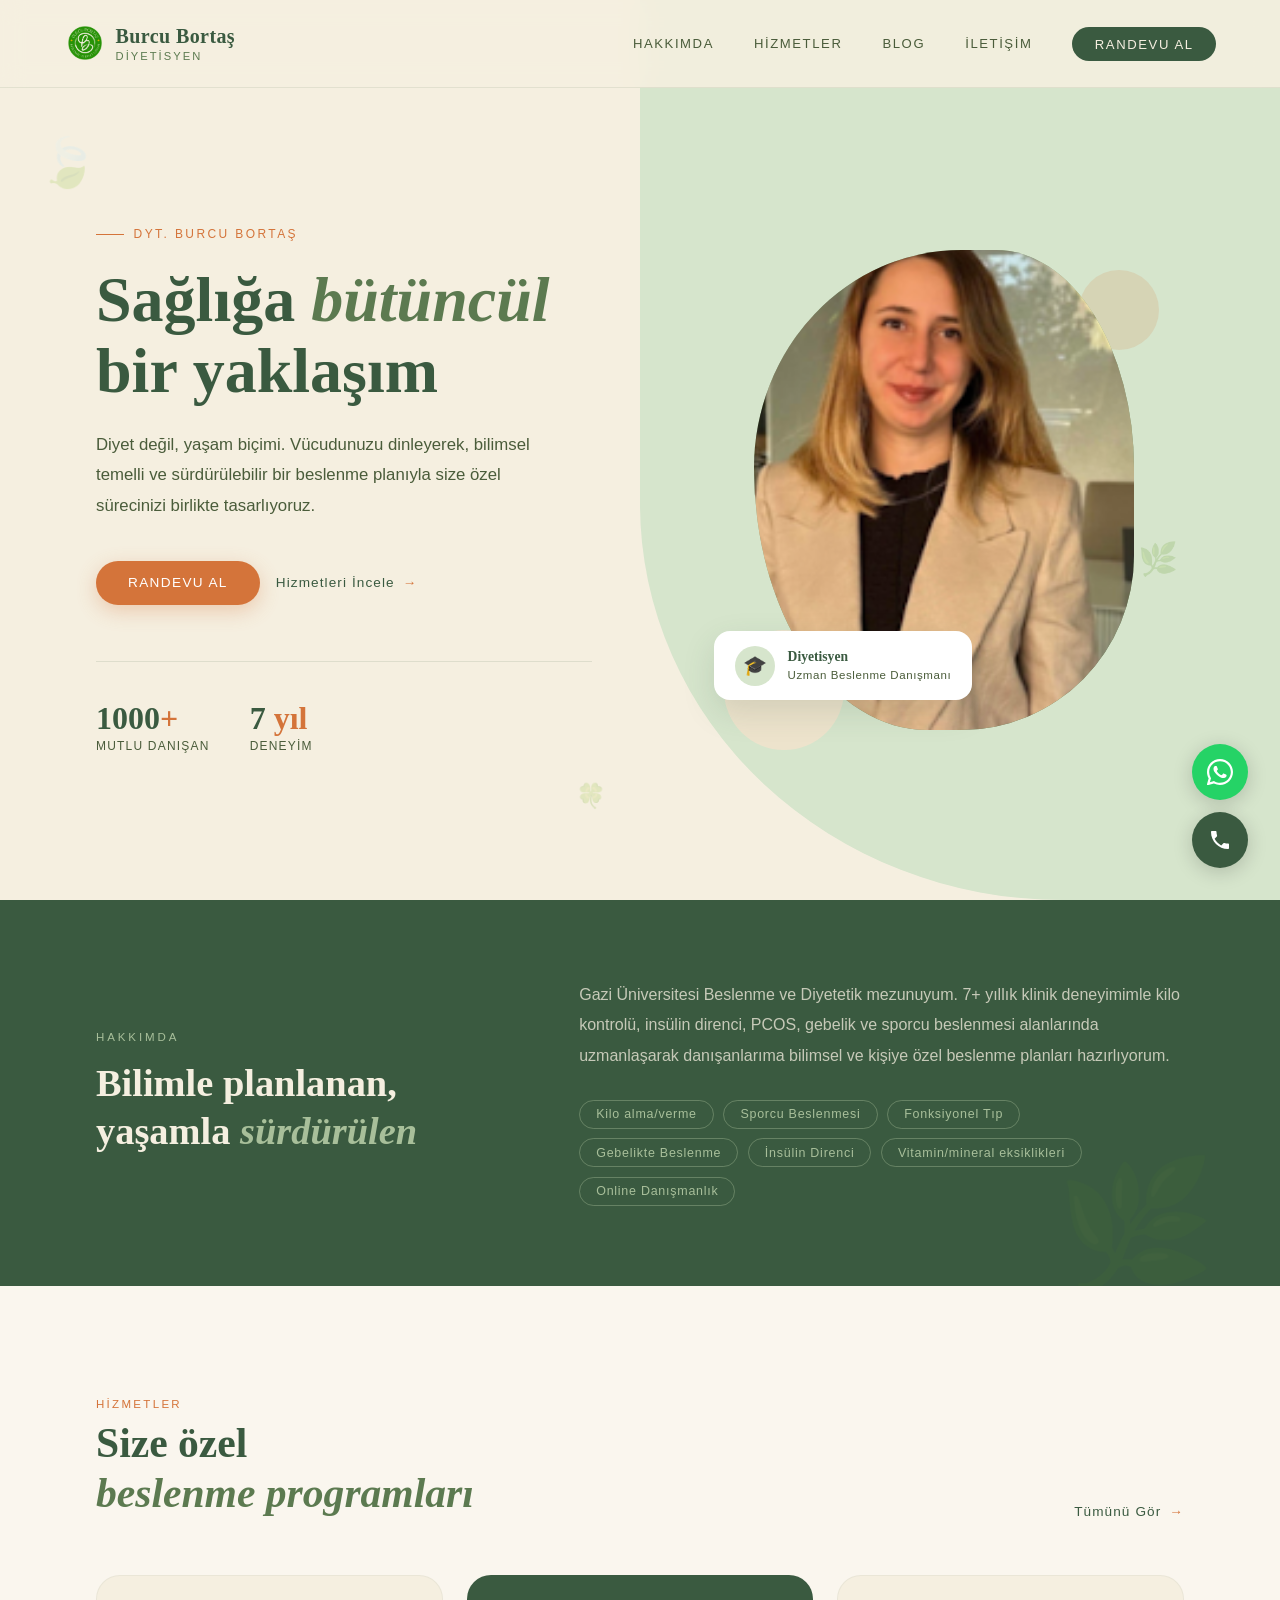
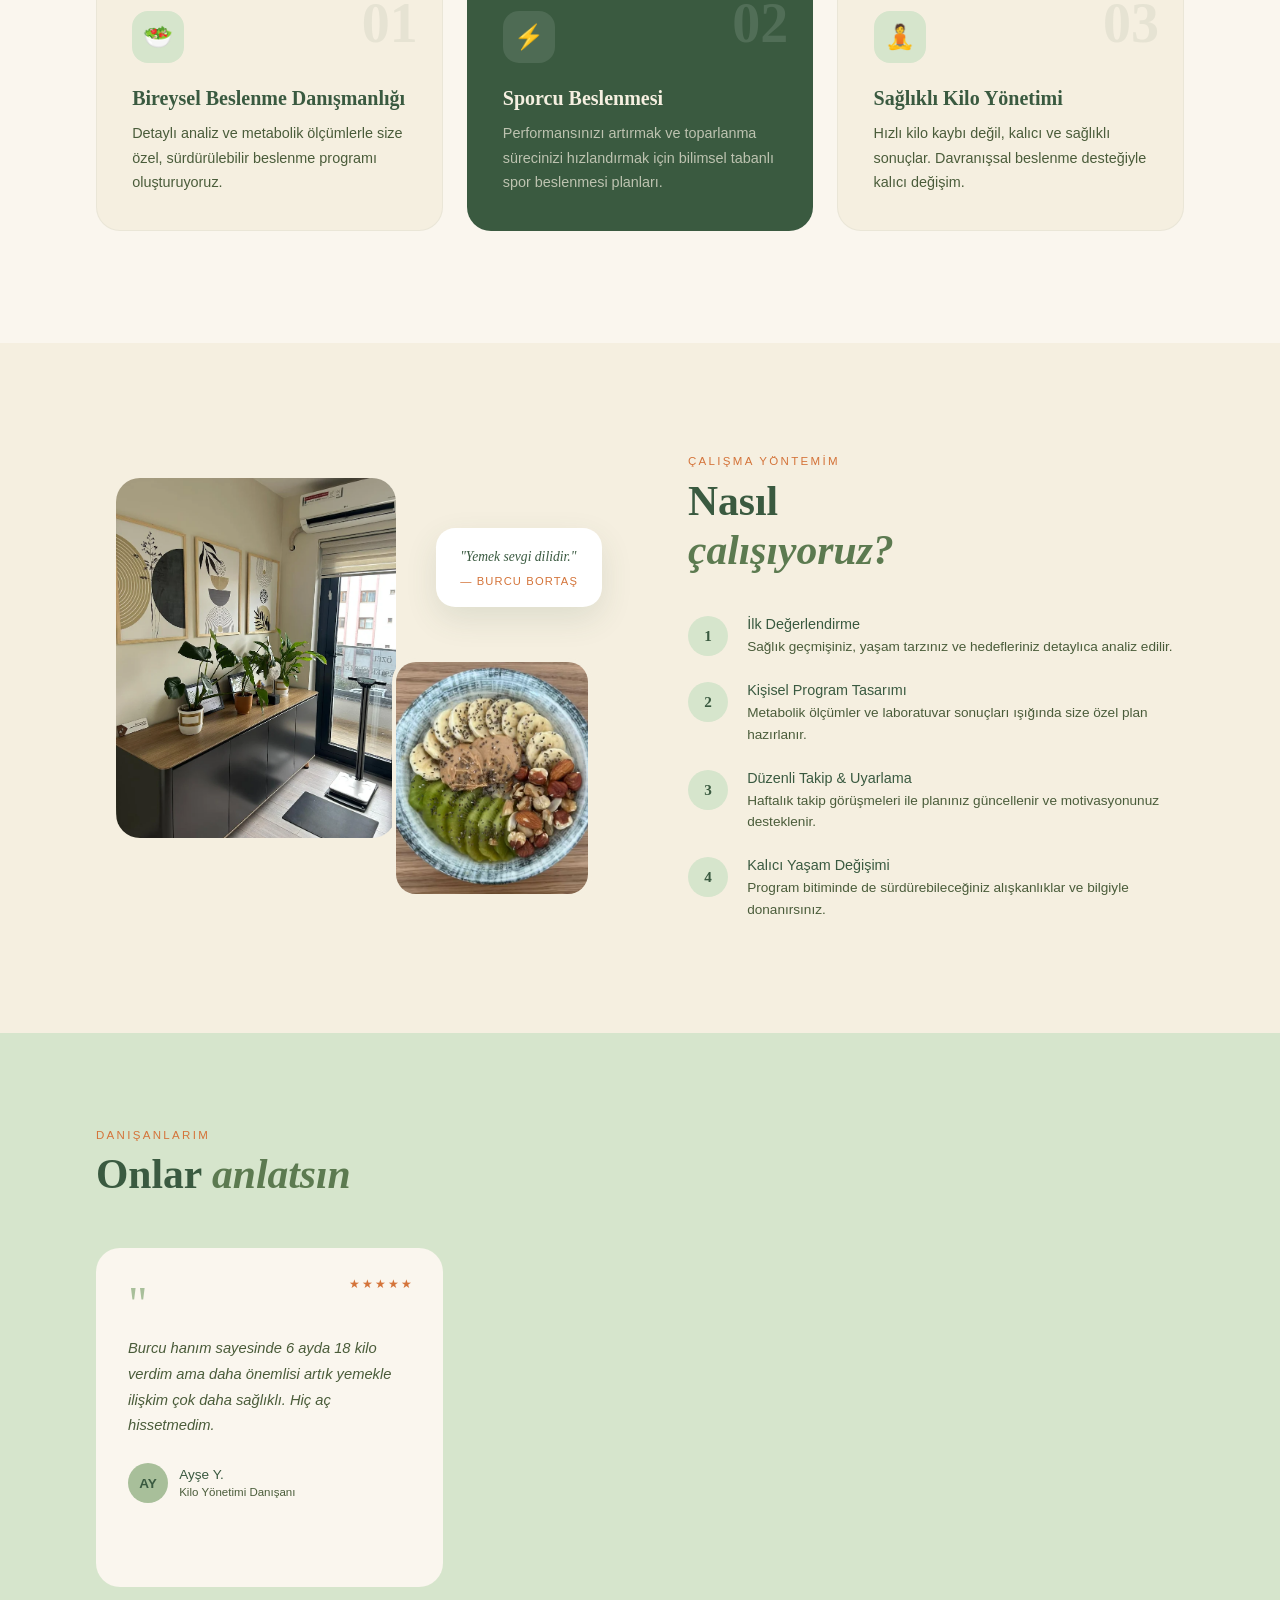
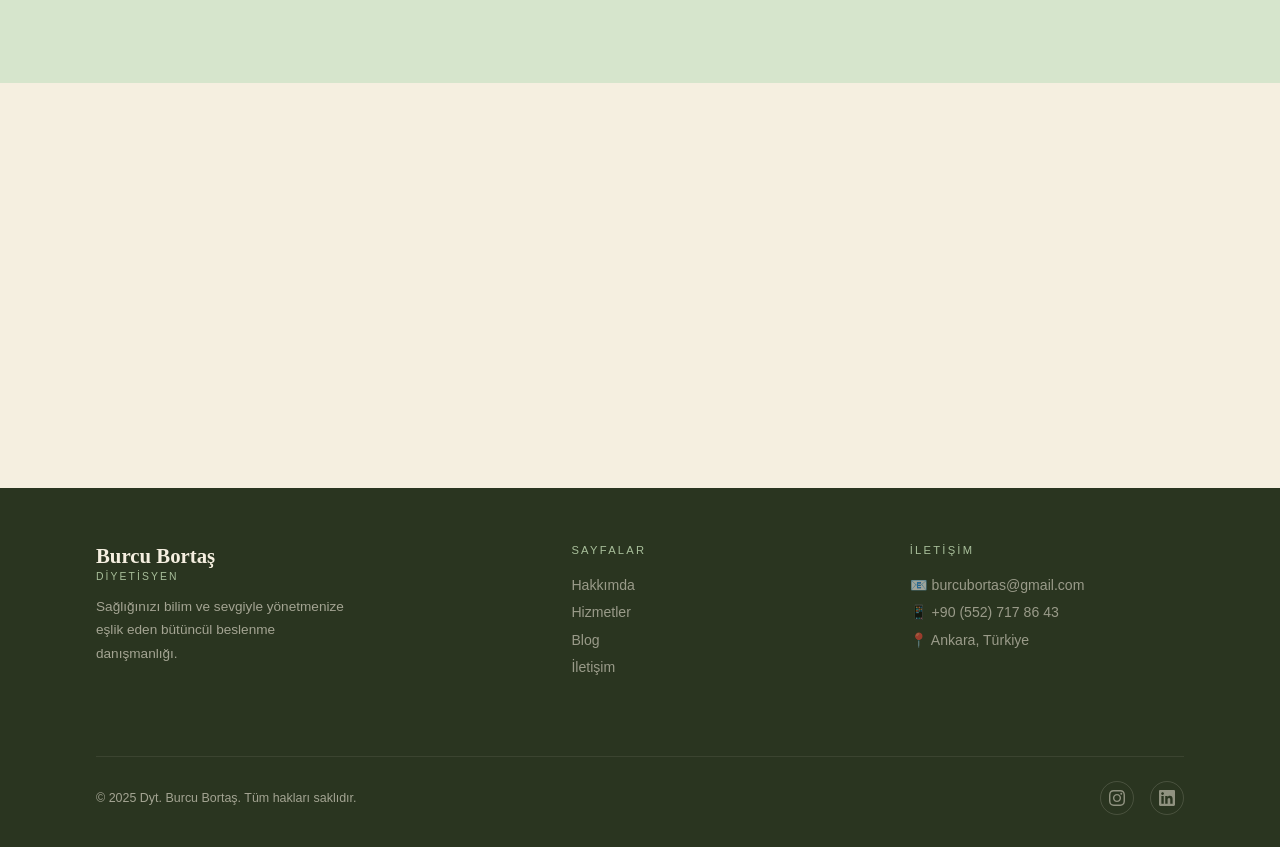
<file: index.html>
<!DOCTYPE html>
<html lang="tr">
<head>
  <meta charset="UTF-8">
  <meta name="viewport" content="width=device-width, initial-scale=1.0">
  <title>Ankara Çankaya Diyetisyen — Dyt. Burcu Bortaş | Beslenme Danışmanlığı</title>
  <meta name="description" content="Ankara Çankaya diyetisyen Burcu Bortaş. Kilo yönetimi, insülin direnci, PCOS, gebelik ve sporcu beslenmesi. 7+ yıl deneyim, online ve yüz yüze randevu. İlk görüşme ücretsiz.">
  <link rel="canonical" href="https://www.dytburcubortas.com/">
  <script src="js/seo.js"></script>
  <link rel="stylesheet" href="css/style.css">
  <link rel="stylesheet" href="https://cdnjs.cloudflare.com/ajax/libs/font-awesome/6.5.0/css/all.min.css">
  <link rel="icon" type="image/png" href="images/bb-logo-kb.png">
  <link rel="icon" type="image/png" href="images/bb-logo-kb.png">
  <script src="js/seo.js"></script>
</head>
<body>

<!-- NAV -->
<nav>
  <a href="index.html" class="nav-logo">
  <img src="images/bb-logo-kb.png" alt="Burcu Bortaş Logo" class="nav-logo-img">
  <span class="nav-logo-text">
    Burcu Bortaş
    <span>Diyetisyen</span>
  </span>
</a>
  <ul class="nav-links">
    <li><a href="hakkimda.html">Hakkımda</a></li>
    <li><a href="hizmetler.html">Hizmetler</a></li>
    <li><a href="blog.html">Blog</a></li>
    <li><a href="iletisim.html">İletişim</a></li>
    <li><a href="iletisim.html" class="nav-cta">Randevu Al</a></li>
  </ul>
  <div class="nav-hamburger">
    <span></span><span></span><span></span>
  </div>
</nav>

<!-- HERO -->
<section class="hero">
  <div class="leaf leaf-1">🍃</div>
  <div class="leaf leaf-2">🌿</div>
  <div class="leaf leaf-3">🍀</div>

  <div class="hero-left">
    <span class="hero-tag">Dyt. Burcu Bortaş</span>
    <h1 class="hero-title">
      Sağlığa <em>bütüncül</em><br>
      bir yaklaşım
    </h1>
    <p class="hero-desc">
      Diyet değil, yaşam biçimi. Vücudunuzu dinleyerek, bilimsel temelli ve sürdürülebilir bir beslenme planıyla size özel sürecinizi birlikte tasarlıyoruz.
    </p>
    <div class="hero-btns">
      <a href="iletisim.html" class="btn-primary">Randevu Al</a>
      <a href="hizmetler.html" class="btn-secondary">Hizmetleri İncele</a>
    </div>
    <div class="hero-stats">
  <div class="stat-item">
    <span class="stat-num">1000<span>+</span></span>
    <span class="stat-label">Mutlu Danışan</span>
  </div>
  <div class="stat-item">
    <span class="stat-num">7<span> yıl</span></span>
    <span class="stat-label">Deneyim</span>
  </div>
</div>
    </div>
  </div>

  <div class="hero-right">
    <div class="photo-frame">
      <div class="photo-main">
       <img src="images/burcubortas.png" alt="Dyt. Burcu Bortaş" style="width:100%; height:100%; object-fit:cover; object-position: center 20%;">
      </div>
      <div class="photo-deco-1"></div>
      <div class="photo-deco-2"></div>
      <div class="photo-badge">
        <div class="badge-icon">🎓</div>
        <div class="badge-text">
          <strong>Diyetisyen</strong>
          <small>Uzman Beslenme Danışmanı</small>
        </div>
      </div>
    </div>
  </div>
</section>

<!-- ABOUT STRIP -->
<section class="about-strip">
  <div class="reveal">
    <p class="about-label">Hakkımda</p>
    <h2 class="about-title">Bilimle planlanan,<br>yaşamla <em>sürdürülen</em></h2>
  </div>
  <div class="reveal">
    <p class="about-text">
      Gazi Üniversitesi Beslenme ve Diyetetik mezunuyum. 7+ yıllık klinik deneyimimle kilo kontrolü, insülin direnci, PCOS, gebelik ve sporcu beslenmesi alanlarında uzmanlaşarak danışanlarıma bilimsel ve kişiye özel beslenme planları hazırlıyorum.
    </p>
    <div class="about-pills">
      <span class="pill">Kilo alma/verme</span>
      <span class="pill">Sporcu Beslenmesi</span>
      <span class="pill">Fonksiyonel Tıp</span>
      <span class="pill">Gebelikte Beslenme</span>
      <span class="pill">İnsülin Direnci</span>
      <span class="pill">Vitamin/mineral eksiklikleri</span>
      <span class="pill">Online Danışmanlık</span>
    </div>
  </div>
</section>

<!-- SERVICES -->
<section class="services">
  <div class="section-header reveal">
    <div>
      <span class="section-tag">Hizmetler</span>
      <h2 class="section-title">Size özel<br><em>beslenme programları</em></h2>
    </div>
    <a href="hizmetler.html" class="btn-secondary">Tümünü Gör</a>
  </div>
  <div class="services-grid">
    <div class="service-card reveal">
      <span class="service-num">01</span>
      <div class="service-icon">🥗</div>
      <h3 class="service-title">Bireysel Beslenme Danışmanlığı</h3>
      <p class="service-desc">Detaylı analiz ve metabolik ölçümlerle size özel, sürdürülebilir beslenme programı oluşturuyoruz.</p>
    </div>
    <div class="service-card featured reveal">
      <span class="service-num">02</span>
      <div class="service-icon">⚡</div>
      <h3 class="service-title">Sporcu Beslenmesi</h3>
      <p class="service-desc">Performansınızı artırmak ve toparlanma sürecinizi hızlandırmak için bilimsel tabanlı spor beslenmesi planları.</p>
    </div>
    <div class="service-card reveal">
      <span class="service-num">03</span>
      <div class="service-icon">🧘</div>
      <h3 class="service-title">Sağlıklı Kilo Yönetimi</h3>
      <p class="service-desc">Hızlı kilo kaybı değil, kalıcı ve sağlıklı sonuçlar. Davranışsal beslenme desteğiyle kalıcı değişim.</p>
    </div>
  </div>
</section>

<!-- APPROACH -->
<section class="approach">
  <div class="approach-visual reveal">
    <div class="approach-card-stack">
      <div class="approach-img-card approach-img-main" style="padding:0; overflow:hidden;">
       <img src="images/ofis1.webp" alt="Burcu Bortaş Klinik" style="width:100%; height:100%; object-fit:cover;">
      </div>
      <div class="approach-img-card approach-img-accent" style="padding:0; overflow:hidden;">
       <img src="images/yemek3.jpeg" alt="Sağlıklı Beslenme" style="width:100%; height:100%; object-fit:cover;">
      </div>
      <div class="approach-quote-card">
        <p>"Yemek sevgi dilidir."</p>
        <small>— Burcu Bortaş</small>
      </div>
    </div>
  </div>
  <div class="approach-content reveal">
    <span class="section-tag">Çalışma Yöntemim</span>
    <h2 class="section-title">Nasıl<br><em>çalışıyoruz?</em></h2>
    <div class="approach-steps">
      <div class="step">
        <div class="step-num">1</div>
        <div class="step-body">
          <strong>İlk Değerlendirme</strong>
          <p>Sağlık geçmişiniz, yaşam tarzınız ve hedefleriniz detaylıca analiz edilir.</p>
        </div>
      </div>
      <div class="step">
        <div class="step-num">2</div>
        <div class="step-body">
          <strong>Kişisel Program Tasarımı</strong>
          <p>Metabolik ölçümler ve laboratuvar sonuçları ışığında size özel plan hazırlanır.</p>
        </div>
      </div>
      <div class="step">
        <div class="step-num">3</div>
        <div class="step-body">
          <strong>Düzenli Takip & Uyarlama</strong>
          <p>Haftalık takip görüşmeleri ile planınız güncellenir ve motivasyonunuz desteklenir.</p>
        </div>
      </div>
      <div class="step">
        <div class="step-num">4</div>
        <div class="step-body">
          <strong>Kalıcı Yaşam Değişimi</strong>
          <p>Program bitiminde de sürdürebileceğiniz alışkanlıklar ve bilgiyle donanırsınız.</p>
        </div>
      </div>
    </div>
  </div>
</section>

<!-- TESTIMONIALS -->
<section class="testimonials">
  <div class="reveal">
    <span class="section-tag">Danışanlarım</span>
    <h2 class="section-title">Onlar <em>anlatsın</em></h2>
  </div>
  <div class="testi-grid">
    <div class="testi-card reveal">
      <div class="testi-stars">★★★★★</div>
      <div class="testi-quote">"</div>
      <p class="testi-text">Burcu hanım sayesinde 6 ayda 18 kilo verdim ama daha önemlisi artık yemekle ilişkim çok daha sağlıklı. Hiç aç hissetmedim.</p>
      <div class="testi-author">
        <div class="testi-avatar">AY</div>
        <div class="testi-name">
          <strong>Ayşe Y.</strong>
          <small>Kilo Yönetimi Danışanı</small>
        </div>
      </div>
    </div>
    <div class="testi-card reveal">
      <div class="testi-stars">★★★★★</div>
      <div class="testi-quote">"</div>
      <p class="testi-text">Yarı maraton hazırlığımda beslenme desteği aldım. Performansımdaki artış inanılmazdı. Kesinlikle tavsiye ediyorum!</p>
      <div class="testi-author">
        <div class="testi-avatar">MK</div>
        <div class="testi-name">
          <strong>Mehmet K.</strong>
          <small>Sporcu Beslenmesi Danışanı</small>
        </div>
      </div>
    </div>
    <div class="testi-card reveal">
      <div class="testi-stars">★★★★★</div>
      <div class="testi-quote">"</div>
      <p class="testi-text">Gebeliğim süresince aldığım destek hem benim hem bebeğimin sağlığı için paha biçilmezdi. Burcu Hanım bu süreçte yalnızca sağlıklı beslenmeyi değil, bunu nasıl yaşam biçimi haline getirebileceğimi öğretti.</p>
      <div class="testi-author">
        <div class="testi-avatar">ZD</div>
        <div class="testi-name">
          <strong>Zeynep D.</strong>
          <small>Gebelik Beslenmesi Danışanı</small>
        </div>
      </div>
    </div>
  </div>
</section>

<!-- CTA -->
<div class="cta-banner reveal">
  <div>
    <span class="cta-label">Yeni bir başlangıç</span>
    <h2 class="cta-title">Değişim için<br><em>en iyi zaman şimdi</em></h2>
    <p class="cta-sub">İlk ücretsiz değerlendirme görüşmesi için bugün randevu alın.</p>
  </div>
  <div class="cta-actions">
    <a href="iletisim.html" class="btn-cta-main">Randevu Al</a>
    <a href="https://wa.me/90XXXXXXXXXX" class="btn-cta-sub">veya WhatsApp'tan yaz →</a>
  </div>
</div>

<!-- FOOTER -->
<footer>
</footer>

<script src="js/main.js"></script>
<script src="js/footer.js?v=2"></script>
</body>
</html>
</file>
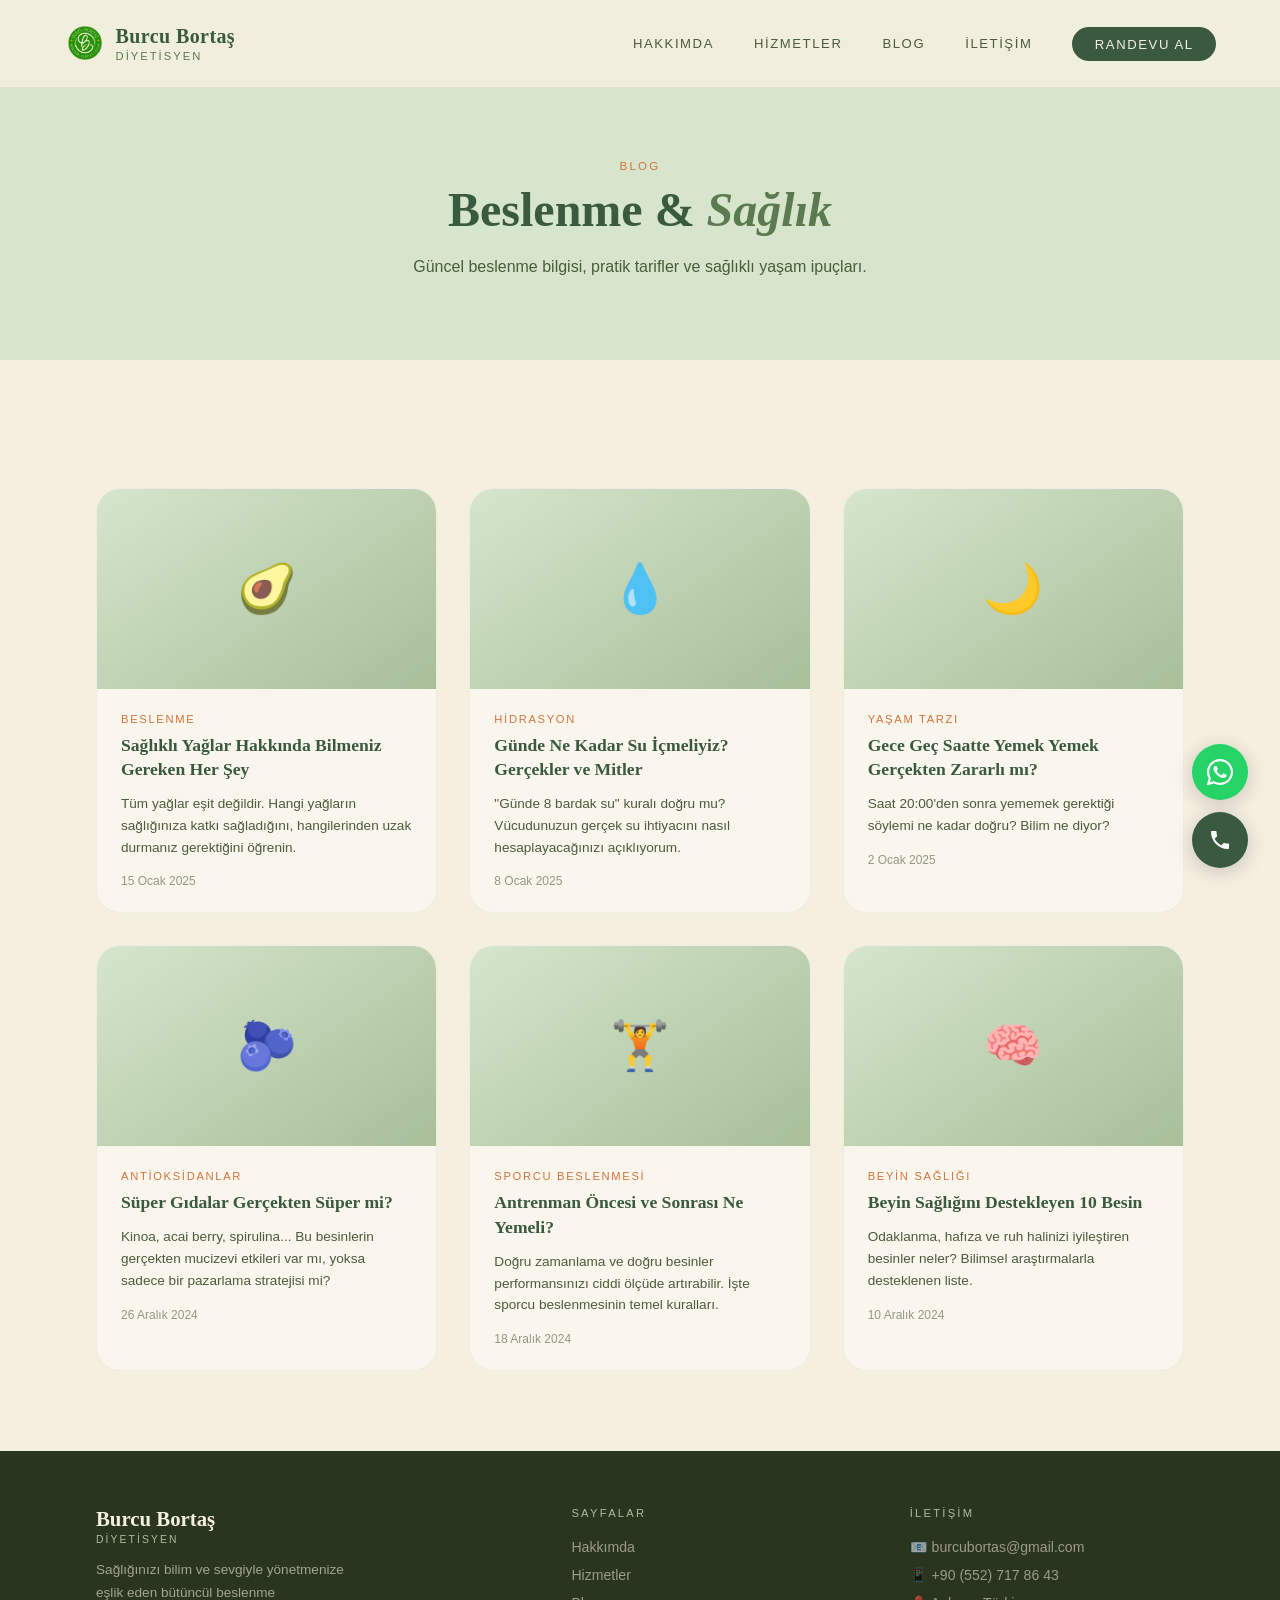
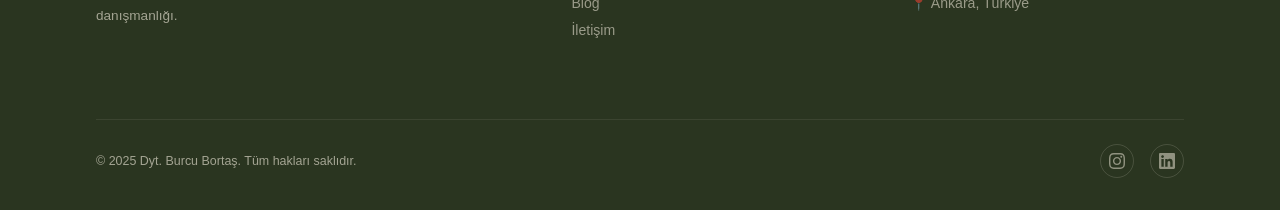
<file: blog.html>
<!DOCTYPE html>
<html lang="tr">
<head>
  <meta charset="UTF-8">
  <meta name="viewport" content="width=device-width, initial-scale=1.0">
  <title>Blog — Dyt. Burcu Bortaş | Beslenme & Sağlıklı Yaşam</title>
  <meta name="description" content="Ankara diyetisyen Burcu Bortaş'ın beslenme blogu. İnsülin direnci, PCOS, kilo yönetimi, gebelik beslenmesi ve sağlıklı yaşam hakkında uzman yazıları.">
  <link rel="canonical" href="https://www.dytburcubortas.com/blog.html">
  <script src="js/seo.js"></script>
  <link rel="stylesheet" href="css/style.css">
  <link rel="stylesheet" href="https://cdnjs.cloudflare.com/ajax/libs/font-awesome/6.5.0/css/all.min.css">
  <script src="js/seo.js"></script>
</head>
<body>

<nav>
  <a href="index.html" class="nav-logo">
  <img src="images/bb-logo-kb.png" alt="Burcu Bortaş Logo" class="nav-logo-img">
  <span class="nav-logo-text">
    Burcu Bortaş
    <span>Diyetisyen</span>
  </span>
</a>
  <ul class="nav-links">
    <li><a href="hakkimda.html">Hakkımda</a></li>
    <li><a href="hizmetler.html">Hizmetler</a></li>
    <li><a href="blog.html">Blog</a></li>
    <li><a href="iletisim.html">İletişim</a></li>
    <li><a href="iletisim.html" class="nav-cta">Randevu Al</a></li>
  </ul>
  <div class="nav-hamburger">
    <span></span><span></span><span></span>
  </div>
</nav>

<section class="page-hero">
  <span class="section-tag">Blog</span>
  <h1 class="page-hero-title">Beslenme & <em>Sağlık</em></h1>
  <p class="page-hero-desc">Güncel beslenme bilgisi, pratik tarifler ve sağlıklı yaşam ipuçları.</p>
</section>

<section class="blog-section">
  <div class="blog-grid">

    <a href="#" class="blog-card reveal">
      <div class="blog-card-img">🥑</div>
      <div class="blog-card-body">
        <span class="blog-card-tag">Beslenme</span>
        <h3 class="blog-card-title">Sağlıklı Yağlar Hakkında Bilmeniz Gereken Her Şey</h3>
        <p class="blog-card-excerpt">Tüm yağlar eşit değildir. Hangi yağların sağlığınıza katkı sağladığını, hangilerinden uzak durmanız gerektiğini öğrenin.</p>
        <span class="blog-card-date">15 Ocak 2025</span>
      </div>
    </a>

    <a href="#" class="blog-card reveal">
      <div class="blog-card-img">💧</div>
      <div class="blog-card-body">
        <span class="blog-card-tag">Hidrasyon</span>
        <h3 class="blog-card-title">Günde Ne Kadar Su İçmeliyiz? Gerçekler ve Mitler</h3>
        <p class="blog-card-excerpt">"Günde 8 bardak su" kuralı doğru mu? Vücudunuzun gerçek su ihtiyacını nasıl hesaplayacağınızı açıklıyorum.</p>
        <span class="blog-card-date">8 Ocak 2025</span>
      </div>
    </a>

    <a href="#" class="blog-card reveal">
      <div class="blog-card-img">🌙</div>
      <div class="blog-card-body">
        <span class="blog-card-tag">Yaşam Tarzı</span>
        <h3 class="blog-card-title">Gece Geç Saatte Yemek Yemek Gerçekten Zararlı mı?</h3>
        <p class="blog-card-excerpt">Saat 20:00'den sonra yememek gerektiği söylemi ne kadar doğru? Bilim ne diyor?</p>
        <span class="blog-card-date">2 Ocak 2025</span>
      </div>
    </a>

    <a href="#" class="blog-card reveal">
      <div class="blog-card-img">🫐</div>
      <div class="blog-card-body">
        <span class="blog-card-tag">Antioksidanlar</span>
        <h3 class="blog-card-title">Süper Gıdalar Gerçekten Süper mi?</h3>
        <p class="blog-card-excerpt">Kinoa, acai berry, spirulina... Bu besinlerin gerçekten mucizevi etkileri var mı, yoksa sadece bir pazarlama stratejisi mi?</p>
        <span class="blog-card-date">26 Aralık 2024</span>
      </div>
    </a>

    <a href="#" class="blog-card reveal">
      <div class="blog-card-img">🏋️</div>
      <div class="blog-card-body">
        <span class="blog-card-tag">Sporcu Beslenmesi</span>
        <h3 class="blog-card-title">Antrenman Öncesi ve Sonrası Ne Yemeli?</h3>
        <p class="blog-card-excerpt">Doğru zamanlama ve doğru besinler performansınızı ciddi ölçüde artırabilir. İşte sporcu beslenmesinin temel kuralları.</p>
        <span class="blog-card-date">18 Aralık 2024</span>
      </div>
    </a>

    <a href="#" class="blog-card reveal">
      <div class="blog-card-img">🧠</div>
      <div class="blog-card-body">
        <span class="blog-card-tag">Beyin Sağlığı</span>
        <h3 class="blog-card-title">Beyin Sağlığını Destekleyen 10 Besin</h3>
        <p class="blog-card-excerpt">Odaklanma, hafıza ve ruh halinizi iyileştiren besinler neler? Bilimsel araştırmalarla desteklenen liste.</p>
        <span class="blog-card-date">10 Aralık 2024</span>
      </div>
    </a>

  </div>
</section>

<footer>
</footer>

<script src="js/main.js"></script>
<script src="js/footer.js?v=2"></script>
</body>
</html>
</file>
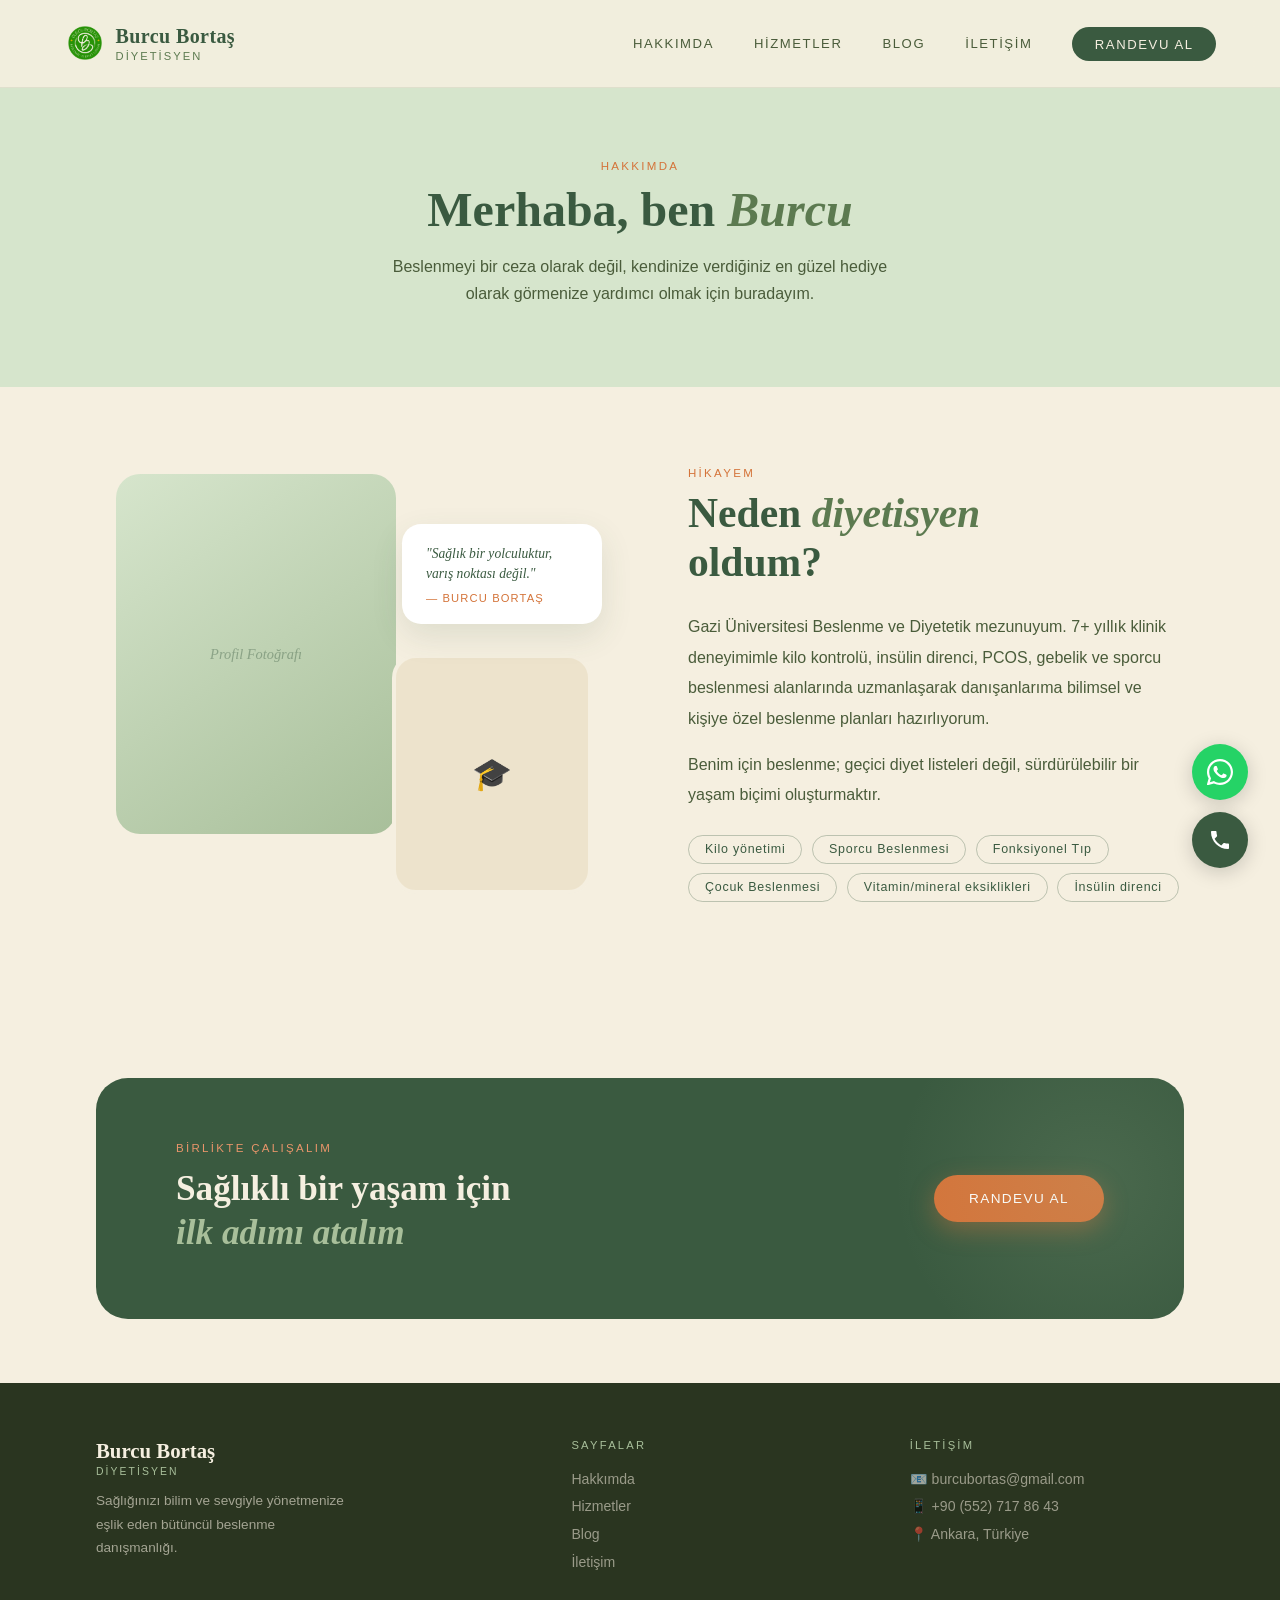
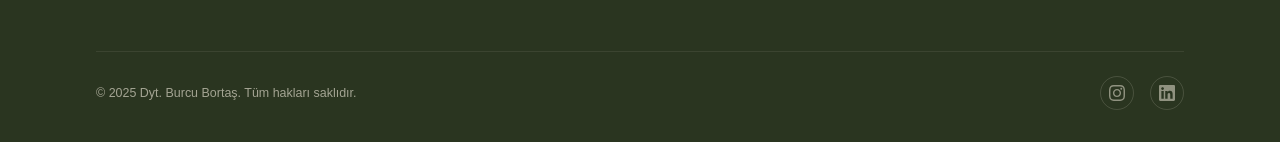
<file: hakkimda.html>
<!DOCTYPE html>
<html lang="tr">
<head>
  <meta charset="UTF-8">
  <meta name="viewport" content="width=device-width, initial-scale=1.0">
  <title>Hakkımda — Ankara Diyetisyen Dyt. Burcu Bortaş | Çankaya</title>
  <meta name="description" content="Gazi Üniversitesi Beslenme ve Diyetetik mezunu Ankara Çankaya diyetisyeni Burcu Bortaş. 7+ yıl klinik deneyim. Kilo, insülin direnci, PCOS, gebelik ve sporcu beslenmesi uzmanı.">
  <link rel="canonical" href="https://www.dytburcubortas.com/hakkimda.html">
  <script src="js/seo.js"></script>
  <link rel="stylesheet" href="css/style.css">
  <link rel="stylesheet" href="https://cdnjs.cloudflare.com/ajax/libs/font-awesome/6.5.0/css/all.min.css">
  <script src="js/seo.js"></script>
</head>
<body>

<nav>
  <a href="index.html" class="nav-logo">
  <img src="images/bb-logo-kb.png" alt="Burcu Bortaş Logo" class="nav-logo-img">
  <span class="nav-logo-text">
    Burcu Bortaş
    <span>Diyetisyen</span>
   </span>
 </a>
  <ul class="nav-links">
    <li><a href="hakkimda.html">Hakkımda</a></li>
    <li><a href="hizmetler.html">Hizmetler</a></li>
    <li><a href="blog.html">Blog</a></li>
    <li><a href="iletisim.html">İletişim</a></li>
    <li><a href="iletisim.html" class="nav-cta">Randevu Al</a></li>
  </ul>
  <div class="nav-hamburger">
    <span></span><span></span><span></span>
  </div>
</nav>

<section class="page-hero">
  <span class="section-tag">Hakkımda</span>
  <h1 class="page-hero-title">Merhaba, ben <em>Burcu</em></h1>
  <p class="page-hero-desc">Beslenmeyi bir ceza olarak değil, kendinize verdiğiniz en güzel hediye olarak görmenize yardımcı olmak için buradayım.</p>
</section>

<section class="approach" style="padding-top: 5rem;">
  <div class="approach-visual reveal">
    <div class="approach-card-stack">
      <div class="approach-img-card approach-img-main">
        <!-- <img src="images/burcu-profil.jpg" alt="Dyt. Burcu Bortaş"> -->
        <p>Profil Fotoğrafı</p>
      </div>
      <div class="approach-img-card approach-img-accent">
        <span style="font-size:2rem;">🎓</span>
      </div>
      <div class="approach-quote-card">
        <p>"Sağlık bir yolculuktur, varış noktası değil."</p>
        <small>— Burcu Bortaş</small>
      </div>
    </div>
  </div>
  <div class="reveal">
    <span class="section-tag">Hikayem</span>
    <h2 class="section-title">Neden <em>diyetisyen</em><br>oldum?</h2>
    <p style="margin-top:1.5rem; color:var(--text-mid); line-height:1.9; font-weight:300; font-size:1rem;">
      Gazi Üniversitesi Beslenme ve Diyetetik mezunuyum. 7+ yıllık klinik deneyimimle kilo kontrolü, insülin direnci, PCOS, gebelik ve sporcu beslenmesi alanlarında uzmanlaşarak danışanlarıma bilimsel ve kişiye özel beslenme planları hazırlıyorum.
    </p>
    <p style="margin-top:1rem; color:var(--text-mid); line-height:1.9; font-weight:300; font-size:1rem;">
      Benim için beslenme; geçici diyet listeleri değil, sürdürülebilir bir yaşam biçimi oluşturmaktır.
    </p>
    <div class="about-pills" style="margin-top:1.5rem;">
      <span class="pill" style="border-color:rgba(58,90,64,0.3); color:var(--green-deep);">Kilo yönetimi</span>
      <span class="pill" style="border-color:rgba(58,90,64,0.3); color:var(--green-deep);">Sporcu Beslenmesi</span>
      <span class="pill" style="border-color:rgba(58,90,64,0.3); color:var(--green-deep);">Fonksiyonel Tıp</span>
      <span class="pill" style="border-color:rgba(58,90,64,0.3); color:var(--green-deep);">Çocuk Beslenmesi</span>
      <span class="pill" style="border-color:rgba(58,90,64,0.3); color:var(--green-deep);">Vitamin/mineral eksiklikleri</span>
      <span class="pill" style="border-color:rgba(58,90,64,0.3); color:var(--green-deep);">İnsülin direnci</span>
    </div>
  </div>
</section>

<div class="cta-banner reveal">
  <div>
    <span class="cta-label">Birlikte çalışalım</span>
    <h2 class="cta-title">Sağlıklı bir yaşam için<br><em>ilk adımı atalım</em></h2>
  </div>
  <div class="cta-actions">
    <a href="iletisim.html" class="btn-cta-main">Randevu Al</a>
  </div>
</div>

<footer>
</footer>

<script src="js/main.js"></script>
<script src="js/footer.js?v=2"></script>
</body>
</html>
</file>
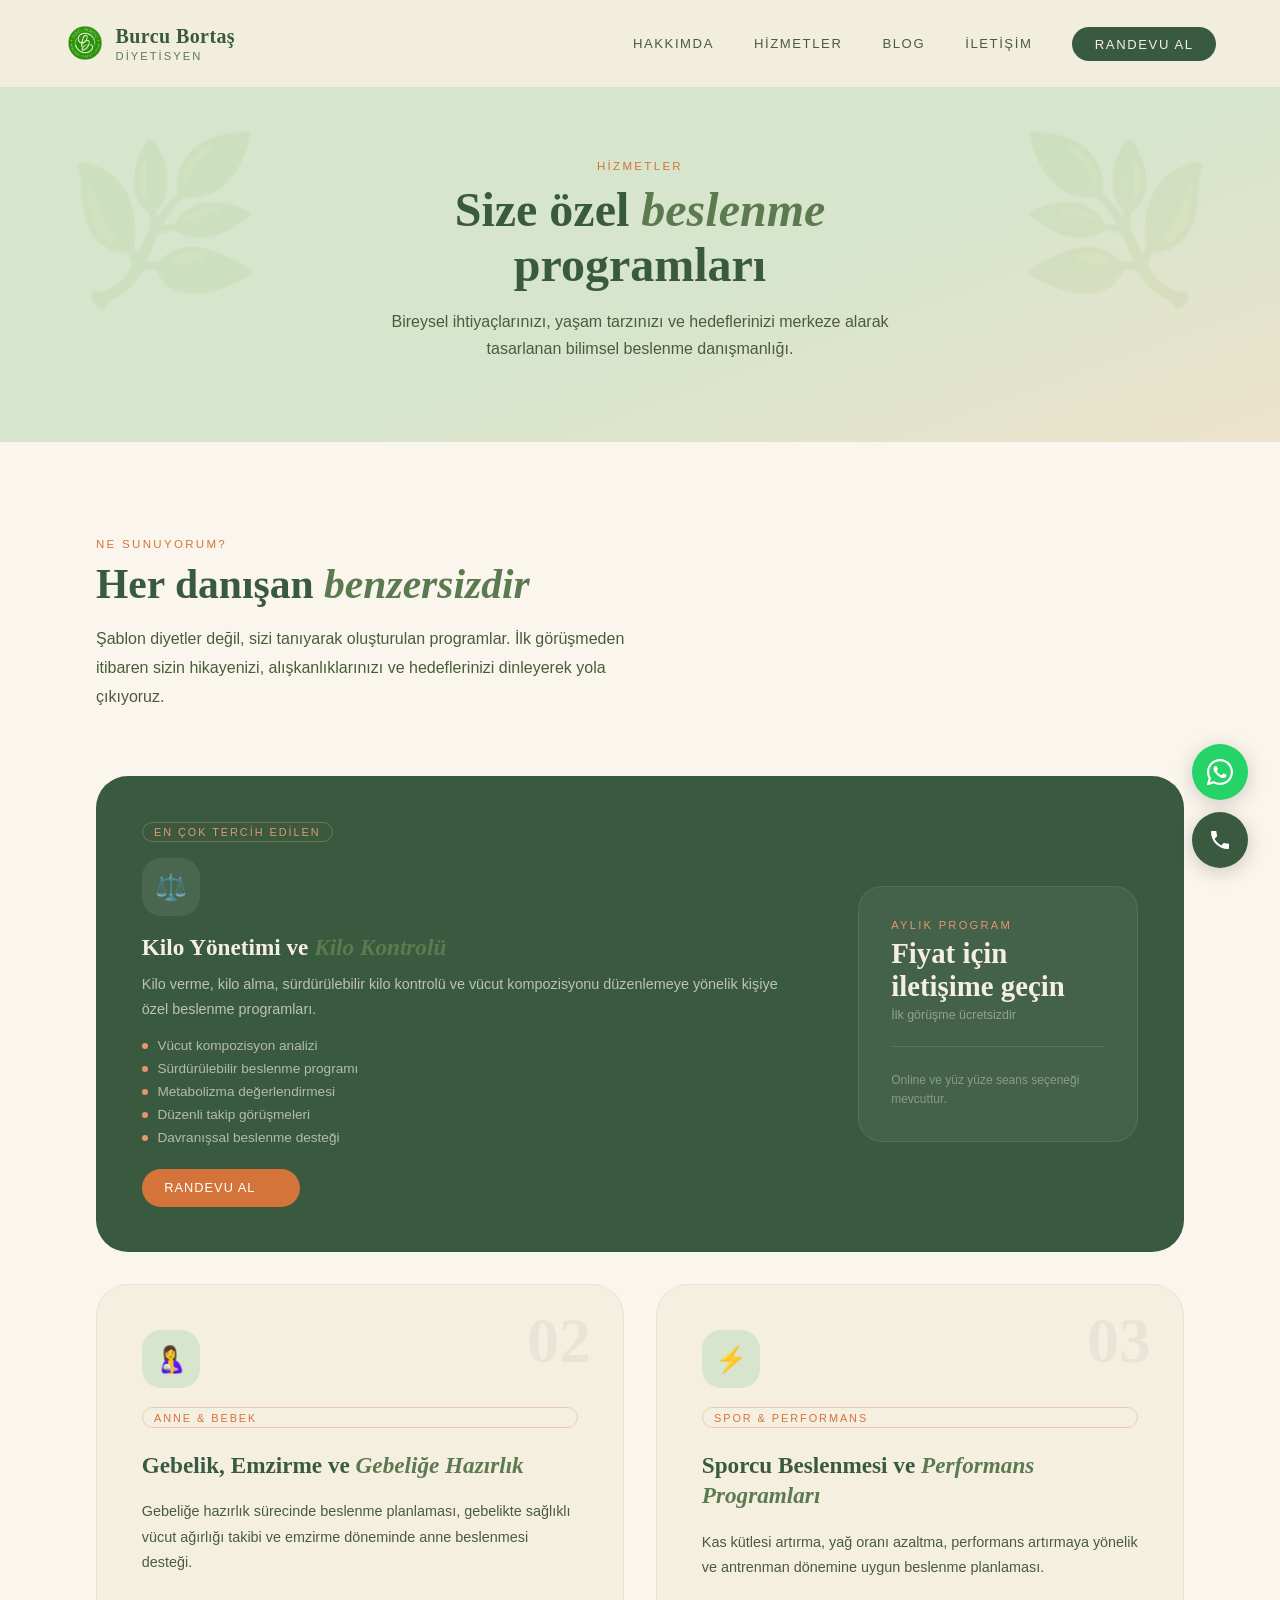
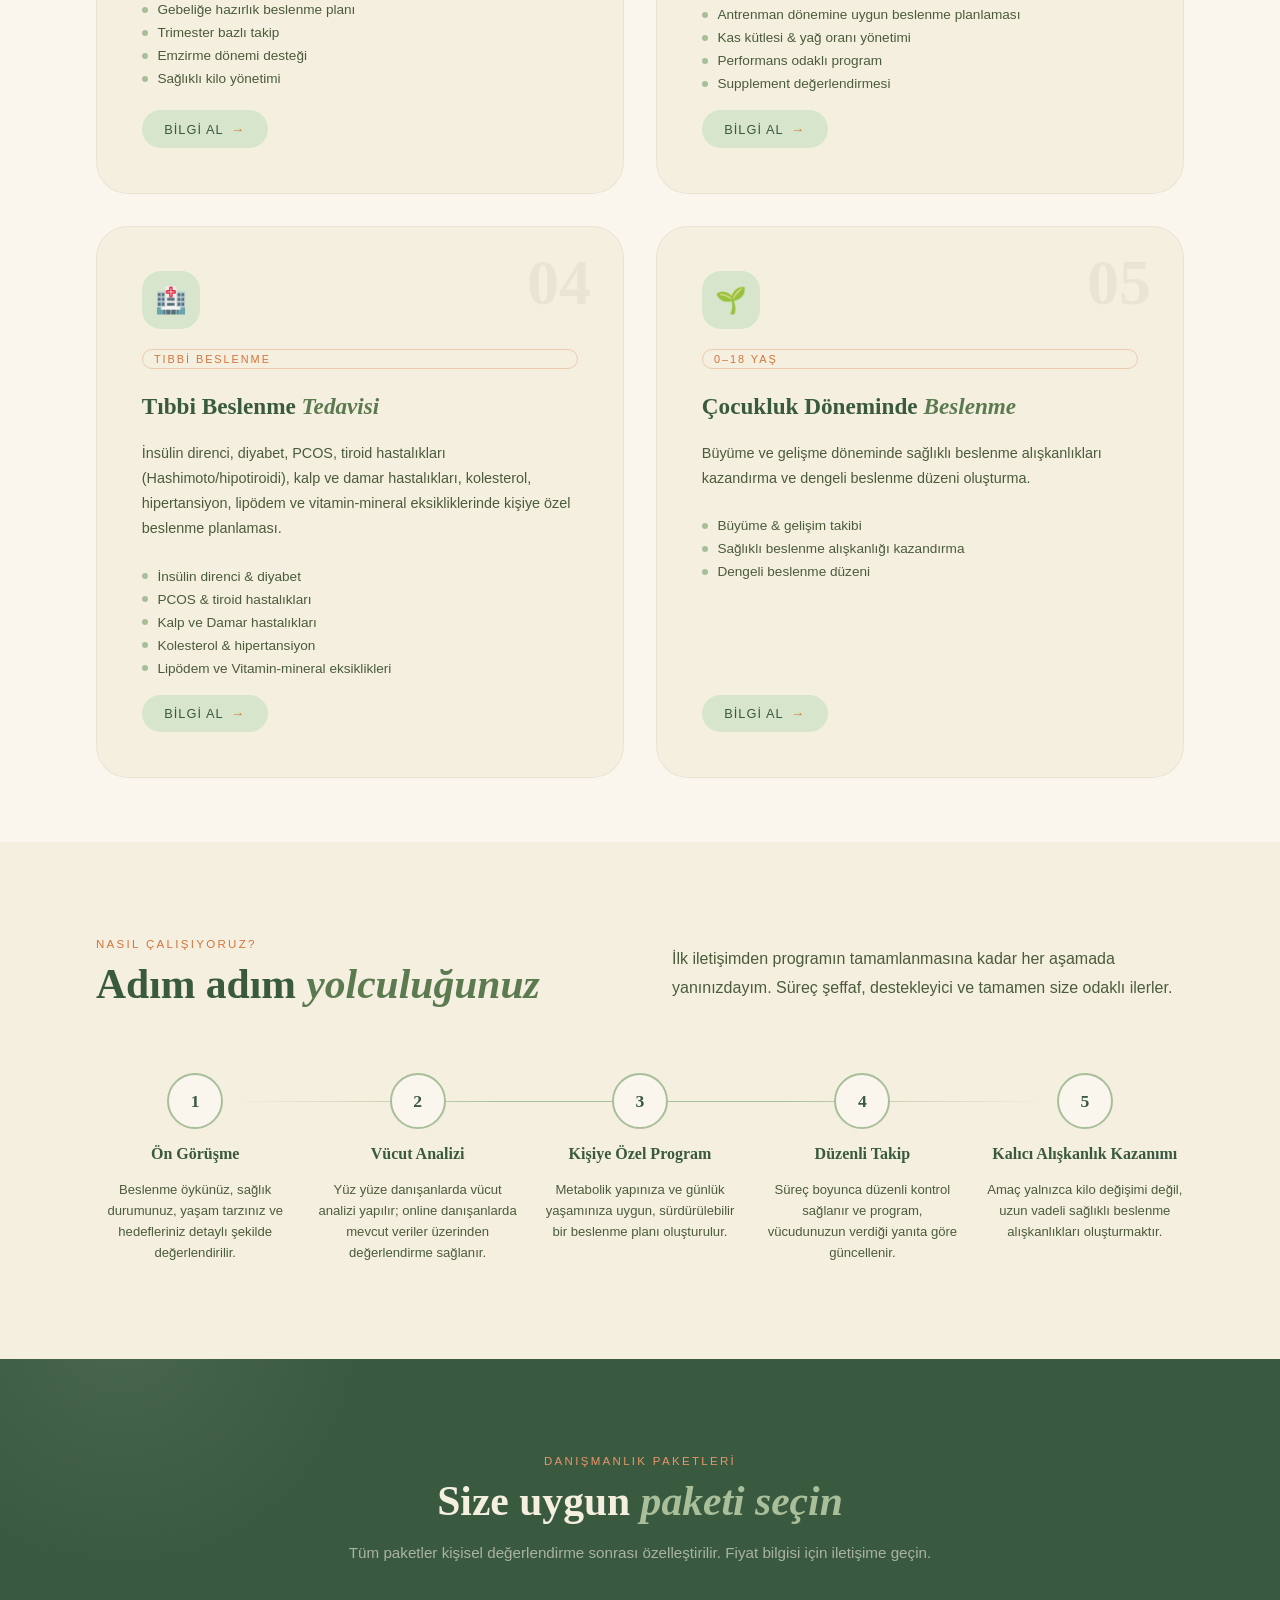
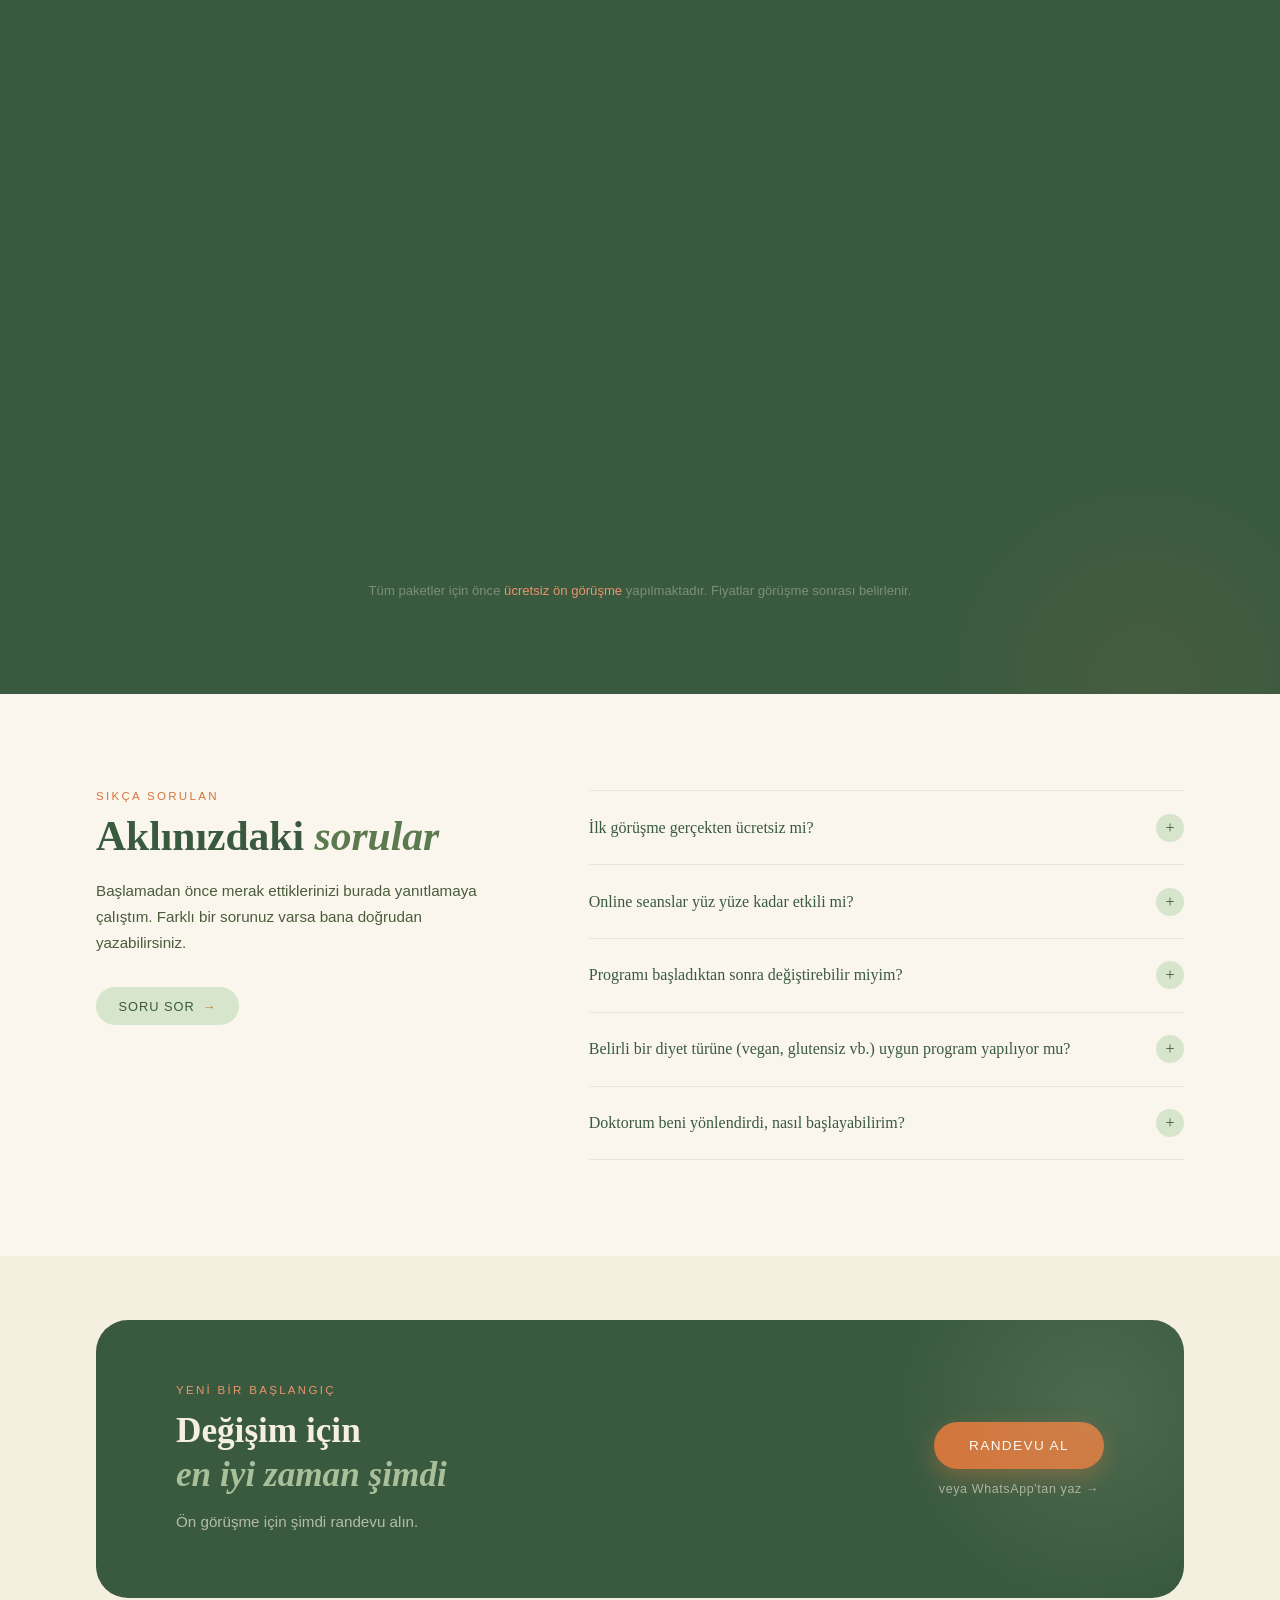
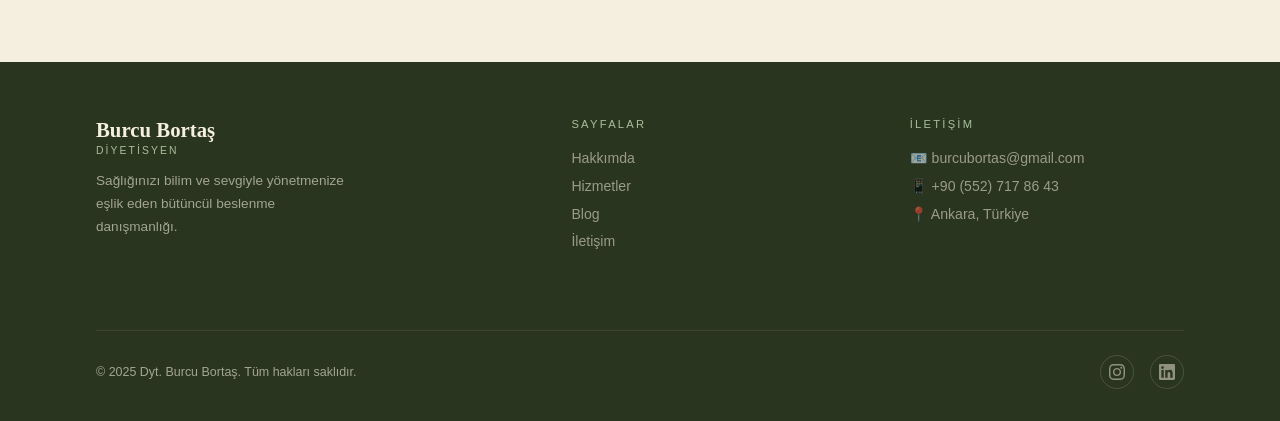
<file: hizmetler.html>
<!DOCTYPE html>
<html lang="tr">
<head>
  <meta charset="UTF-8">
  <meta name="viewport" content="width=device-width, initial-scale=1.0">
  <title>Hizmetler — Ankara Diyetisyen Dyt. Burcu Bortaş | Kilo, PCOS, Sporcu</title>
  <meta name="description" content="Ankara Çankaya diyetisyen Burcu Bortaş hizmetleri: kilo yönetimi, insülin direnci, PCOS, Hashimoto, gebelik beslenmesi, sporcu beslenmesi, çocuk beslenmesi. Online randevu.">
  <link rel="canonical" href="https://www.dytburcubortas.com/hizmetler.html">
  <script src="js/seo.js"></script>
  <link rel="stylesheet" href="css/style.css">
  <link rel="stylesheet" href="https://cdnjs.cloudflare.com/ajax/libs/font-awesome/6.5.0/css/all.min.css">
  <link rel="icon" type="image/png" href="images/bb-logo-kb.png">
  <style>
    .hizmetler-hero {
      padding: 10rem 6rem 5rem;
      background: linear-gradient(160deg, var(--green-pale) 60%, var(--cream-dark) 100%);
      text-align: center;
      position: relative;
      overflow: hidden;
    }
    .hizmetler-hero::before {
      content: '🌿';
      position: absolute;
      left: 4rem; top: 50%;
      transform: translateY(-50%);
      font-size: 10rem;
      opacity: 0.07;
    }
    .hizmetler-hero::after {
      content: '🌿';
      position: absolute;
      right: 4rem; top: 50%;
      transform: translateY(-50%) scaleX(-1);
      font-size: 10rem;
      opacity: 0.07;
    }
    .hizmetler-main {
      padding: 6rem 6rem 4rem;
      background: var(--cream-light);
    }
    .hizmetler-intro {
      max-width: 560px;
      margin-bottom: 4rem;
    }
    .hizmetler-intro p {
      margin-top: 1rem;
      color: var(--text-mid);
      font-size: 1rem;
      line-height: 1.8;
      font-weight: 300;
    }
    .hizmetler-grid {
      display: grid;
      grid-template-columns: repeat(2, 1fr);
      gap: 2rem;
    }
    .hizmet-card {
      background: var(--cream);
      border-radius: 2rem;
      padding: 2.8rem;
      border: 1px solid rgba(58,90,64,0.07);
      transition: transform 0.3s, box-shadow 0.3s;
      position: relative;
      overflow: hidden;
      display: flex;
      flex-direction: column;
      gap: 1.2rem;
    }
    .hizmet-card::after {
      content: '';
      position: absolute;
      bottom: 0; left: 0; right: 0;
      height: 3px;
      background: linear-gradient(to right, var(--green-light), var(--green-mid));
      transform: scaleX(0);
      transform-origin: left;
      transition: transform 0.4s;
    }
    .hizmet-card:hover { transform: translateY(-5px); box-shadow: 0 20px 48px rgba(58,90,64,0.1); }
    .hizmet-card:hover::after { transform: scaleX(1); }
    .hizmet-card.featured {
      background: var(--green-deep);
      grid-column: span 2;
      flex-direction: row;
      align-items: center;
      gap: 4rem;
    }
    .hizmet-card.featured::after { background: linear-gradient(to right, var(--orange), var(--orange-light)); }
    .hizmet-card.featured .hizmet-title { color: var(--cream); }
    .hizmet-card.featured .hizmet-desc { color: rgba(245,239,224,0.7); }
    .hizmet-card.featured .hizmet-num { color: rgba(255,255,255,0.06); }
    .hizmet-card.featured .hizmet-icon-wrap { background: rgba(255,255,255,0.08); }
    .hizmet-card.featured .hizmet-tag { color: var(--orange-light); border-color: rgba(232,149,106,0.35); }
    .hizmet-card.featured .hizmet-features li { color: rgba(245,239,224,0.65); }
    .hizmet-card.featured .hizmet-features li::before { background: var(--orange-light); }
    .hizmet-card.featured .hizmet-cta { background: var(--orange); color: white; }
    .hizmet-card.featured .hizmet-cta:hover { background: var(--orange-light); }
    .hizmet-card-left { flex: 1; }
    .hizmet-card-right {
      flex: 0 0 280px;
      background: rgba(255,255,255,0.05);
      border-radius: 1.5rem;
      padding: 2rem;
      border: 1px solid rgba(255,255,255,0.08);
    }
    .hizmet-card-right .price-label {
      font-size: 0.7rem;
      letter-spacing: 0.2em;
      text-transform: uppercase;
      color: var(--orange-light);
      display: block;
      margin-bottom: 0.4rem;
    }
    .hizmet-card-right .price-value {
      font-family: 'Playfair Display', serif;
      font-size: 1.8rem;
      color: var(--cream);
      font-weight: 700;
    }
    .hizmet-card-right .price-note {
      font-size: 0.78rem;
      color: rgba(245,239,224,0.45);
      display: block;
      margin-top: 0.3rem;
      font-weight: 300;
    }
    .hizmet-num {
      font-family: 'Playfair Display', serif;
      font-size: 4rem;
      font-weight: 700;
      color: rgba(58,90,64,0.06);
      position: absolute;
      top: 1.5rem; right: 2rem;
      line-height: 1;
      user-select: none;
    }
    .hizmet-icon-wrap {
      width: 58px; height: 58px;
      background: var(--green-pale);
      border-radius: 1.2rem;
      display: flex;
      align-items: center;
      justify-content: center;
      font-size: 1.6rem;
      flex-shrink: 0;
    }
    .hizmet-tag {
      display: inline-block;
      font-size: 0.68rem;
      letter-spacing: 0.18em;
      text-transform: uppercase;
      color: var(--orange);
      border: 1px solid rgba(212,116,58,0.3);
      padding: 0.2rem 0.7rem;
      border-radius: 2rem;
      margin-bottom: 0.2rem;
    }
    .hizmet-title {
      font-family: 'Playfair Display', serif;
      font-size: 1.45rem;
      color: var(--green-deep);
      line-height: 1.3;
    }
    .hizmet-title em { font-style: italic; color: var(--green-mid); }
    .hizmet-desc {
      font-size: 0.9rem;
      color: var(--text-mid);
      line-height: 1.75;
      font-weight: 300;
    }
    .hizmet-features {
      list-style: none;
      display: flex;
      flex-direction: column;
      gap: 0.5rem;
      margin-top: 0.5rem;
    }
    .hizmet-features li {
      font-size: 0.85rem;
      color: var(--text-mid);
      display: flex;
      align-items: center;
      gap: 0.6rem;
      font-weight: 300;
    }
    .hizmet-features li::before {
      content: '';
      width: 6px; height: 6px;
      background: var(--green-light);
      border-radius: 50%;
      flex-shrink: 0;
    }
    .hizmet-cta {
      display: inline-flex;
      align-items: center;
      gap: 0.5rem;
      margin-top: auto;
      padding: 0.7rem 1.4rem;
      background: var(--green-pale);
      color: var(--green-deep);
      border-radius: 2rem;
      font-size: 0.8rem;
      letter-spacing: 0.08em;
      text-decoration: none;
      font-weight: 500;
      text-transform: uppercase;
      transition: background 0.2s, transform 0.2s;
      align-self: flex-start;
    }
    .hizmet-cta:hover { background: var(--green-light); transform: translateX(3px); }
    .hizmet-cta::after { content: '→'; color: var(--orange); }
    .surec-section {
      padding: 6rem 6rem;
      background: var(--cream);
    }
    .surec-header {
      display: grid;
      grid-template-columns: 1fr 1fr;
      gap: 4rem;
      align-items: center;
      margin-bottom: 4rem;
    }
    .surec-header p {
      color: var(--text-mid);
      line-height: 1.8;
      font-weight: 300;
      font-size: 1rem;
    }
    .surec-grid {
      display: grid;
      grid-template-columns: repeat(4, 1fr);
      gap: 1.5rem;
      position: relative;
    }
    .surec-grid-5 {
      grid-template-columns: repeat(5, 1fr);
    }
    .surec-grid::before {
      content: '';
      position: absolute;
      top: 28px; left: calc(12.5%);
      right: calc(12.5%);
      height: 1px;
      background: linear-gradient(to right, transparent, var(--green-light), var(--green-light), transparent);
    }
    .surec-item {
      text-align: center;
      display: flex;
      flex-direction: column;
      align-items: center;
      gap: 1rem;
    }
    .surec-num {
      width: 56px; height: 56px;
      background: var(--cream-light);
      border: 2px solid var(--green-light);
      border-radius: 50%;
      display: flex;
      align-items: center;
      justify-content: center;
      font-family: 'Playfair Display', serif;
      font-size: 1.1rem;
      font-weight: 700;
      color: var(--green-deep);
      position: relative;
      z-index: 1;
      transition: background 0.2s, border-color 0.2s;
    }
    .surec-item:hover .surec-num { background: var(--orange); border-color: var(--orange); color: white; }
    .surec-title {
      font-family: 'Playfair Display', serif;
      font-size: 1rem;
      color: var(--green-deep);
      font-weight: 600;
    }
    .surec-desc {
      font-size: 0.82rem;
      color: var(--text-mid);
      line-height: 1.6;
      font-weight: 300;
    }
    .paket-section {
      padding: 6rem 6rem;
      background: var(--green-deep);
      position: relative;
      overflow: hidden;
    }
    .paket-section::before {
      content: '';
      position: absolute;
      top: -30%; left: -10%;
      width: 500px; height: 500px;
      background: radial-gradient(circle, rgba(168,191,154,0.12) 0%, transparent 70%);
    }
    .paket-section::after {
      content: '';
      position: absolute;
      bottom: -20%; right: -5%;
      width: 400px; height: 400px;
      background: radial-gradient(circle, rgba(212,116,58,0.08) 0%, transparent 70%);
    }
    .paket-header { text-align: center; margin-bottom: 3.5rem; }
    .paket-header .section-title { color: var(--cream); }
    .paket-header .section-title em { color: var(--green-light); }
    .paket-header p {
      color: rgba(245,239,224,0.6);
      font-size: 0.95rem;
      font-weight: 300;
      margin-top: 0.8rem;
      line-height: 1.7;
    }
    .paket-grid {
      display: grid;
      grid-template-columns: repeat(3, 1fr);
      gap: 1.5rem;
      position: relative;
      z-index: 1;
    }
    .paket-card {
      background: rgba(255,255,255,0.05);
      border: 1px solid rgba(255,255,255,0.1);
      border-radius: 1.8rem;
      padding: 2.5rem 2rem;
      display: flex;
      flex-direction: column;
      gap: 1.2rem;
      transition: transform 0.3s, background 0.3s;
    }
    .paket-card:hover { transform: translateY(-4px); background: rgba(255,255,255,0.08); }
    .paket-card.popular {
      background: var(--cream);
      border-color: var(--cream);
      transform: scale(1.03);
    }
    .paket-card.popular:hover { transform: scale(1.03) translateY(-4px); }
    .paket-card.popular .paket-name { color: var(--green-deep); }
    .paket-card.popular .paket-price { color: var(--green-deep); }
    .paket-card.popular .paket-period { color: var(--text-mid); }
    .paket-card.popular .paket-desc { color: var(--text-mid); }
    .paket-card.popular .paket-feature { color: var(--text-mid); }
    .paket-card.popular .paket-feature::before { background: var(--green-mid); }
    .paket-card.popular .paket-btn { background: var(--green-deep); color: var(--cream); }
    .paket-card.popular .paket-btn:hover { background: var(--green-mid); }
    .popular-badge {
      display: inline-block;
      background: var(--orange);
      color: white;
      font-size: 0.65rem;
      letter-spacing: 0.15em;
      text-transform: uppercase;
      padding: 0.25rem 0.8rem;
      border-radius: 2rem;
      font-weight: 500;
      align-self: flex-start;
    }
    .paket-name { font-family: 'Playfair Display', serif; font-size: 1.3rem; color: var(--cream); font-weight: 600; }
    .paket-price { font-family: 'Playfair Display', serif; font-size: 2.4rem; font-weight: 700; color: var(--cream); line-height: 1; }
    .paket-period { font-size: 0.8rem; color: rgba(245,239,224,0.45); font-weight: 300; display: block; margin-top: 0.3rem; }
    .paket-desc {
      font-size: 0.85rem;
      color: rgba(245,239,224,0.55);
      line-height: 1.6;
      font-weight: 300;
      padding-bottom: 1rem;
      border-bottom: 1px solid rgba(255,255,255,0.08);
    }
    .paket-card.popular .paket-desc { border-color: rgba(58,90,64,0.12); }
    .paket-features-list { list-style: none; display: flex; flex-direction: column; gap: 0.6rem; flex: 1; }
    .paket-feature {
      font-size: 0.83rem;
      color: rgba(245,239,224,0.6);
      display: flex;
      align-items: center;
      gap: 0.6rem;
      font-weight: 300;
    }
    .paket-feature::before { content: ''; width: 6px; height: 6px; background: var(--green-light); border-radius: 50%; flex-shrink: 0; }
    .paket-btn {
      display: block;
      text-align: center;
      padding: 0.85rem;
      background: rgba(255,255,255,0.08);
      border: 1px solid rgba(255,255,255,0.12);
      color: var(--cream);
      border-radius: 2rem;
      text-decoration: none;
      font-size: 0.8rem;
      letter-spacing: 0.1em;
      text-transform: uppercase;
      font-weight: 500;
      transition: background 0.2s, transform 0.2s;
      margin-top: auto;
    }
    .paket-btn:hover { background: rgba(255,255,255,0.15); transform: translateY(-1px); }
    .paket-note {
      text-align: center;
      margin-top: 2.5rem;
      font-size: 0.82rem;
      color: rgba(245,239,224,0.35);
      font-weight: 300;
      position: relative;
      z-index: 1;
    }
    .paket-note a { color: var(--orange-light); text-decoration: none; }
    .paket-note a:hover { text-decoration: underline; }
    .sss-section {
      padding: 6rem 6rem;
      background: var(--cream-light);
      display: grid;
      grid-template-columns: 1fr 1.5fr;
      gap: 6rem;
      align-items: start;
    }
    .sss-sticky { position: sticky; top: 100px; }
    .sss-sticky p { color: var(--text-mid); font-size: 0.95rem; line-height: 1.7; font-weight: 300; margin-top: 1rem; }
    .sss-list { display: flex; flex-direction: column; gap: 0; }
    .sss-item { border-bottom: 1px solid rgba(58,90,64,0.1); }
    .sss-item:first-child { border-top: 1px solid rgba(58,90,64,0.1); }
    .sss-question {
      width: 100%;
      background: none;
      border: none;
      padding: 1.4rem 0;
      text-align: left;
      font-family: 'Playfair Display', serif;
      font-size: 1rem;
      color: var(--green-deep);
      cursor: pointer;
      display: flex;
      justify-content: space-between;
      align-items: center;
      gap: 1rem;
      transition: color 0.2s;
    }
    .sss-question:hover { color: var(--green-mid); }
    .sss-icon {
      width: 28px; height: 28px;
      background: var(--green-pale);
      border-radius: 50%;
      display: flex;
      align-items: center;
      justify-content: center;
      font-size: 1rem;
      color: var(--green-deep);
      flex-shrink: 0;
      transition: background 0.2s, transform 0.3s;
      line-height: 1;
    }
    .sss-item.open .sss-icon { background: var(--orange); color: white; transform: rotate(45deg); }
    .sss-answer { max-height: 0; overflow: hidden; transition: max-height 0.4s ease, padding 0.3s; }
    .sss-item.open .sss-answer { max-height: 200px; }
    .sss-answer p { font-size: 0.88rem; color: var(--text-mid); line-height: 1.75; font-weight: 300; padding-bottom: 1.2rem; }

    @media (max-width: 900px) {
      .hizmetler-hero { padding: 8rem 1.5rem 3rem; }
      .hizmetler-hero::before, .hizmetler-hero::after { display: none; }
      .hizmetler-main { padding: 4rem 1.5rem; }
      .hizmetler-grid { grid-template-columns: 1fr; }
      .hizmet-card.featured { grid-column: span 1; flex-direction: column; gap: 2rem; }
      .hizmet-card-right { flex: unset; }
      .surec-section { padding: 4rem 1.5rem; }
      .surec-header { grid-template-columns: 1fr; gap: 1.5rem; }
      .surec-grid { grid-template-columns: repeat(2, 1fr); }
      .surec-grid-5 { grid-template-columns: repeat(1, 1fr); }
      .surec-grid-5::before { display: none; }
      .surec-grid::before { display: none; }
      .paket-section { padding: 4rem 1.5rem; }
      .paket-grid { grid-template-columns: 1fr; }
      .paket-card.popular { transform: none; }
      .sss-section { grid-template-columns: 1fr; padding: 4rem 1.5rem; gap: 3rem; }
      .sss-sticky { position: static; }
    }
  </style>
  <script src="js/seo.js"></script>
</head>
<body>

<nav>
  <a href="index.html" class="nav-logo">
    <img src="images/bb-logo-kb.png" alt="Burcu Bortaş Logo" class="nav-logo-img">
    <span class="nav-logo-text">
      Burcu Bortaş
      <span>Diyetisyen</span>
    </span>
  </a>
  <ul class="nav-links">
    <li><a href="hakkimda.html">Hakkımda</a></li>
    <li><a href="hizmetler.html">Hizmetler</a></li>
    <li><a href="blog.html">Blog</a></li>
    <li><a href="iletisim.html">İletişim</a></li>
    <li><a href="iletisim.html" class="nav-cta">Randevu Al</a></li>
  </ul>
  <div class="nav-hamburger">
    <span></span><span></span><span></span>
  </div>
</nav>

<!-- HERO -->
<section class="hizmetler-hero">
  <span class="section-tag">Hizmetler</span>
  <h1 class="page-hero-title">Size özel <em>beslenme</em><br>programları</h1>
  <p class="page-hero-desc">Bireysel ihtiyaçlarınızı, yaşam tarzınızı ve hedeflerinizi merkeze alarak tasarlanan bilimsel beslenme danışmanlığı.</p>
</section>

<!-- ANA HİZMETLER -->
<section class="hizmetler-main">
  <div class="hizmetler-intro reveal">
    <span class="section-tag">Ne sunuyorum?</span>
    <h2 class="section-title">Her danışan <em>benzersizdir</em></h2>
    <p>Şablon diyetler değil, sizi tanıyarak oluşturulan programlar. İlk görüşmeden itibaren sizin hikayenizi, alışkanlıklarınızı ve hedeflerinizi dinleyerek yola çıkıyoruz.</p>
  </div>

  <div class="hizmetler-grid">

    <!-- 01 - Öne çıkan: Kilo Yönetimi -->
    <div class="hizmet-card featured reveal">
      <div class="hizmet-card-left">
        <span class="hizmet-tag">En Çok Tercih Edilen</span>
        <div class="hizmet-icon-wrap" style="margin-top:0.8rem;">⚖️</div>
        <h3 class="hizmet-title" style="margin-top:1rem;">Kilo Yönetimi ve <em>Kilo Kontrolü</em></h3>
        <p class="hizmet-desc" style="margin-top:0.6rem;">
          Kilo verme, kilo alma, sürdürülebilir kilo kontrolü ve vücut kompozisyonu düzenlemeye yönelik kişiye özel beslenme programları.
        </p>
        <ul class="hizmet-features" style="margin-top:1rem;">
          <li>Vücut kompozisyon analizi</li>
          <li>Sürdürülebilir beslenme programı</li>
          <li>Metabolizma değerlendirmesi</li>
          <li>Düzenli takip görüşmeleri</li>
          <li>Davranışsal beslenme desteği</li>
        </ul>
        <a href="iletisim.html" class="hizmet-cta" style="margin-top:1.5rem;">Randevu Al</a>
      </div>
      <div class="hizmet-card-right">
        <span class="price-label">Aylık program</span>
        <span class="price-value">Fiyat için<br>iletişime geçin</span>
        <span class="price-note">İlk görüşme ücretsizdir</span>
        <div style="margin-top:1.5rem; padding-top:1.5rem; border-top:1px solid rgba(255,255,255,0.1);">
          <p style="font-size:0.75rem; color:rgba(245,239,224,0.4); font-weight:300; line-height:1.6;">Online ve yüz yüze seans seçeneği mevcuttur.</p>
        </div>
      </div>
    </div>

    <!-- 02 - Gebelik -->
    <div class="hizmet-card reveal">
      <span class="hizmet-num">02</span>
      <div class="hizmet-icon-wrap">🤱</div>
      <span class="hizmet-tag">Anne & Bebek</span>
      <h3 class="hizmet-title">Gebelik, Emzirme ve <em>Gebeliğe Hazırlık</em></h3>
      <p class="hizmet-desc">Gebeliğe hazırlık sürecinde beslenme planlaması, gebelikte sağlıklı vücut ağırlığı takibi ve emzirme döneminde anne beslenmesi desteği.</p>
      <ul class="hizmet-features">
        <li>Gebeliğe hazırlık beslenme planı</li>
        <li>Trimester bazlı takip</li>
        <li>Emzirme dönemi desteği</li>
        <li>Sağlıklı kilo yönetimi</li>
      </ul>
      <a href="iletisim.html" class="hizmet-cta">Bilgi Al</a>
    </div>

    <!-- 03 - Sporcu -->
    <div class="hizmet-card reveal">
      <span class="hizmet-num">03</span>
      <div class="hizmet-icon-wrap">⚡</div>
      <span class="hizmet-tag">Spor & Performans</span>
      <h3 class="hizmet-title">Sporcu Beslenmesi ve <em>Performans Programları</em></h3>
      <p class="hizmet-desc">Kas kütlesi artırma, yağ oranı azaltma, performans artırmaya yönelik ve antrenman dönemine uygun beslenme planlaması.</p>
      <ul class="hizmet-features">
        <li>Antrenman dönemine uygun beslenme planlaması</li>
        <li>Kas kütlesi & yağ oranı yönetimi</li>
        <li>Performans odaklı program</li>
        <li>Supplement değerlendirmesi</li>
      </ul>
      <a href="iletisim.html" class="hizmet-cta">Bilgi Al</a>
    </div>

    <!-- 04 - Tıbbi Beslenme -->
    <div class="hizmet-card reveal">
      <span class="hizmet-num">04</span>
      <div class="hizmet-icon-wrap">🏥</div>
      <span class="hizmet-tag">Tıbbi Beslenme</span>
      <h3 class="hizmet-title">Tıbbi Beslenme <em>Tedavisi</em></h3>
      <p class="hizmet-desc">İnsülin direnci, diyabet, PCOS, tiroid hastalıkları (Hashimoto/hipotiroidi), kalp ve damar hastalıkları, kolesterol, hipertansiyon, lipödem ve vitamin-mineral eksikliklerinde kişiye özel beslenme planlaması.</p>
      <ul class="hizmet-features">
        <li>İnsülin direnci & diyabet</li>
        <li>PCOS & tiroid hastalıkları</li>
        <li>Kalp ve Damar hastalıkları</li>
        <li>Kolesterol & hipertansiyon</li>
        <li>Lipödem ve Vitamin-mineral eksiklikleri</li>
      </ul>
      <a href="iletisim.html" class="hizmet-cta">Bilgi Al</a>
    </div>

    <!-- 05 - Çocuk Beslenmesi -->
    <div class="hizmet-card reveal">
      <span class="hizmet-num">05</span>
      <div class="hizmet-icon-wrap">🌱</div>
      <span class="hizmet-tag">0–18 Yaş</span>
      <h3 class="hizmet-title">Çocukluk Döneminde <em>Beslenme</em></h3>
      <p class="hizmet-desc">Büyüme ve gelişme döneminde sağlıklı beslenme alışkanlıkları kazandırma ve dengeli beslenme düzeni oluşturma.</p>
      <ul class="hizmet-features">
        <li>Büyüme & gelişim takibi</li>
        <li>Sağlıklı beslenme alışkanlığı kazandırma</li>
        <li>Dengeli beslenme düzeni</li>
      </ul>
      <a href="iletisim.html" class="hizmet-cta">Bilgi Al</a>
    </div>

  </div>
</section>

<!-- SÜREÇ -->
<section class="surec-section">
  <div class="surec-header">
    <div class="reveal">
      <span class="section-tag">Nasıl Çalışıyoruz?</span>
      <h2 class="section-title">Adım adım <em>yolculuğunuz</em></h2>
    </div>
    <p class="reveal">İlk iletişimden programın tamamlanmasına kadar her aşamada yanınızdayım. Süreç şeffaf, destekleyici ve tamamen size odaklı ilerler.</p>
  </div>
  <div class="surec-grid surec-grid-5">
    <div class="surec-item reveal">
      <div class="surec-num">1</div>
      <span class="surec-title">Ön Görüşme</span>
      <p class="surec-desc">Beslenme öykünüz, sağlık durumunuz, yaşam tarzınız ve hedefleriniz detaylı şekilde değerlendirilir.</p>
    </div>
    <div class="surec-item reveal">
      <div class="surec-num">2</div>
      <span class="surec-title">Vücut Analizi</span>
      <p class="surec-desc">Yüz yüze danışanlarda vücut analizi yapılır; online danışanlarda mevcut veriler üzerinden değerlendirme sağlanır.</p>
    </div>
    <div class="surec-item reveal">
      <div class="surec-num">3</div>
      <span class="surec-title">Kişiye Özel Program</span>
      <p class="surec-desc">Metabolik yapınıza ve günlük yaşamınıza uygun, sürdürülebilir bir beslenme planı oluşturulur.</p>
    </div>
    <div class="surec-item reveal">
      <div class="surec-num">4</div>
      <span class="surec-title">Düzenli Takip</span>
      <p class="surec-desc">Süreç boyunca düzenli kontrol sağlanır ve program, vücudunuzun verdiği yanıta göre güncellenir.</p>
    </div>
    <div class="surec-item reveal">
      <div class="surec-num">5</div>
      <span class="surec-title">Kalıcı Alışkanlık Kazanımı</span>
      <p class="surec-desc">Amaç yalnızca kilo değişimi değil, uzun vadeli sağlıklı beslenme alışkanlıkları oluşturmaktır.</p>
    </div>
  </div>
</section>

<!-- PAKETLER -->
<section class="paket-section">
  <div class="paket-header reveal">
    <span class="section-tag" style="color:var(--orange-light);">Danışmanlık Paketleri</span>
    <h2 class="section-title">Size uygun <em>paketi seçin</em></h2>
    <p>Tüm paketler kişisel değerlendirme sonrası özelleştirilir. Fiyat bilgisi için iletişime geçin.</p>
  </div>
  <div class="paket-grid">
    <div class="paket-card reveal">
      <span class="paket-name">Başlangıç</span>
      <div>
        <span class="paket-price">1 Ay</span>
        <span class="paket-period">Temel program</span>
      </div>
      <p class="paket-desc">Beslenme alışkanlıklarını düzenlemek ve ilk adımı atmak isteyenler için.</p>
      <ul class="paket-features-list">
        <li class="paket-feature">İlk değerlendirme seansı</li>
        <li class="paket-feature">Kişisel beslenme programı</li>
        <li class="paket-feature">2 takip görüşmesi</li>
        <li class="paket-feature">WhatsApp desteği</li>
        <li class="paket-feature">Beslenme rehberi</li>
      </ul>
      <a href="iletisim.html" class="paket-btn">Randevu Al</a>
    </div>
    <div class="paket-card popular reveal">
      <span class="popular-badge">En Popüler</span>
      <span class="paket-name">Dönüşüm</span>
      <div>
        <span class="paket-price">3 Ay</span>
        <span class="paket-period">Kapsamlı program</span>
      </div>
      <p class="paket-desc">Kalıcı alışkanlıklar geliştirmek ve gerçek bir dönüşüm yaşamak isteyenler için.</p>
      <ul class="paket-features-list">
        <li class="paket-feature">Detaylı ilk değerlendirme</li>
        <li class="paket-feature">Aylık program güncellemesi</li>
        <li class="paket-feature">8 takip görüşmesi</li>
        <li class="paket-feature">Öncelikli WhatsApp desteği</li>
        <li class="paket-feature">Vücut ölçümü</li>
        <li class="paket-feature">Tarif & yemek planlaması</li>
      </ul>
      <a href="iletisim.html" class="paket-btn">Randevu Al</a>
    </div>
    <div class="paket-card reveal">
      <span class="paket-name">Premium</span>
      <div>
        <span class="paket-price">6 Ay</span>
        <span class="paket-period">Tam destek programı</span>
      </div>
      <p class="paket-desc">Maksimum destek ve takiple köklü bir yaşam değişimi hedefleyenler için.</p>
      <ul class="paket-features-list">
        <li class="paket-feature">Kapsamlı sağlık analizi</li>
        <li class="paket-feature">Haftalık program revizyonu</li>
        <li class="paket-feature">Sınırsız takip görüşmesi</li>
        <li class="paket-feature">7/24 öncelikli destek</li>
        <li class="paket-feature">Kan tahlili yorumlama</li>
        <li class="paket-feature">Restoran & dışarıda yeme rehberi</li>
        <li class="paket-feature">Aile beslenme danışmanlığı</li>
      </ul>
      <a href="iletisim.html" class="paket-btn">Randevu Al</a>
    </div>
  </div>
  <p class="paket-note">Tüm paketler için önce <a href="iletisim.html">ücretsiz ön görüşme</a> yapılmaktadır. Fiyatlar görüşme sonrası belirlenir.</p>
</section>

<!-- SSS -->
<section class="sss-section">
  <div class="sss-sticky reveal">
    <span class="section-tag">Sıkça Sorulan</span>
    <h2 class="section-title">Aklınızdaki <em>sorular</em></h2>
    <p>Başlamadan önce merak ettiklerinizi burada yanıtlamaya çalıştım. Farklı bir sorunuz varsa bana doğrudan yazabilirsiniz.</p>
    <a href="iletisim.html" class="hizmet-cta" style="margin-top:2rem; background:var(--green-pale);">Soru Sor</a>
  </div>
  <div class="sss-list reveal">
    <div class="sss-item">
      <button class="sss-question">
        İlk görüşme gerçekten ücretsiz mi?
        <span class="sss-icon">+</span>
      </button>
      <div class="sss-answer">
        <p>Evet, ilk tanışma görüşmesi (yaklaşık 15–20 dakika) tamamen ücretsizdir. Bu görüşmede hedeflerinizi dinler, size uygun program hakkında bilgi veririm. Herhangi bir bağlayıcılığı yoktur.</p>
      </div>
    </div>
    <div class="sss-item">
      <button class="sss-question">
        Online seanslar yüz yüze kadar etkili mi?
        <span class="sss-icon">+</span>
      </button>
      <div class="sss-answer">
        <p>Araştırmalar online beslenme danışmanlığının yüz yüze kadar etkili olduğunu göstermektedir. Video görüşme, dijital takip araçları ve anlık mesajlaşmayla kesintisiz bir destek sunmaktayım.</p>
      </div>
    </div>
    <div class="sss-item">
      <button class="sss-question">
        Programı başladıktan sonra değiştirebilir miyim?
        <span class="sss-icon">+</span>
      </button>
      <div class="sss-answer">
        <p>Kesinlikle. Beslenme programları sabit değildir; yaşam koşullarınıza, ilerleyişinize ve geri bildirimlerinize göre düzenli olarak güncellenir. Esneklik, başarının temel koşullarından biridir.</p>
      </div>
    </div>
    <div class="sss-item">
      <button class="sss-question">
        Belirli bir diyet türüne (vegan, glutensiz vb.) uygun program yapılıyor mu?
        <span class="sss-icon">+</span>
      </button>
      <div class="sss-answer">
        <p>Evet. Vegan, vejetaryen, glutensiz, laktoz intoleransı veya dini/kültürel beslenme tercihlerinize göre programlar hazırlanabilir. Kısıtlamalarınızı ilk görüşmede paylaşmanız yeterli.</p>
      </div>
    </div>
    <div class="sss-item">
      <button class="sss-question">
        Doktorum beni yönlendirdi, nasıl başlayabilirim?
        <span class="sss-icon">+</span>
      </button>
      <div class="sss-answer">
        <p>İletişim formunu doldurabilir veya doğrudan WhatsApp'tan yazabilirsiniz. Doktorunuzun önerilerini ve mevcut raporlarınızı ilk seansta birlikte değerlendiririz.</p>
      </div>
    </div>
  </div>
</section>

<!-- CTA BANNER -->
<div class="cta-banner reveal">
  <div>
    <span class="cta-label">Yeni bir başlangıç</span>
    <h2 class="cta-title">Değişim için<br><em>en iyi zaman şimdi</em></h2>
    <p class="cta-sub">Ön görüşme için şimdi randevu alın.</p>
  </div>
  <div class="cta-actions">
    <a href="iletisim.html" class="btn-cta-main">Randevu Al</a>
    <a href="https://wa.me/905527178643?text=Merhaba%20Burcu%20Han%C4%B1m%2C%20beslenme%20dan%C4%B1%C5%9Fmanl%C4%B1%C4%9F%C4%B1%20hakk%C4%B1nda%20bilgi%20almak%20istiyorum." class="btn-cta-sub">veya WhatsApp'tan yaz →</a>
  </div>
</div>

<!-- FOOTER -->
<footer>
</footer>

<script src="js/main.js"></script>
<script>
  document.querySelectorAll('.sss-question').forEach(btn => {
    btn.addEventListener('click', () => {
      const item = btn.closest('.sss-item');
      const isOpen = item.classList.contains('open');
      document.querySelectorAll('.sss-item').forEach(i => i.classList.remove('open'));
      if (!isOpen) item.classList.add('open');
    });
  });
</script>
<script src="js/footer.js?v=2"></script>
</body>
</html>
</file>
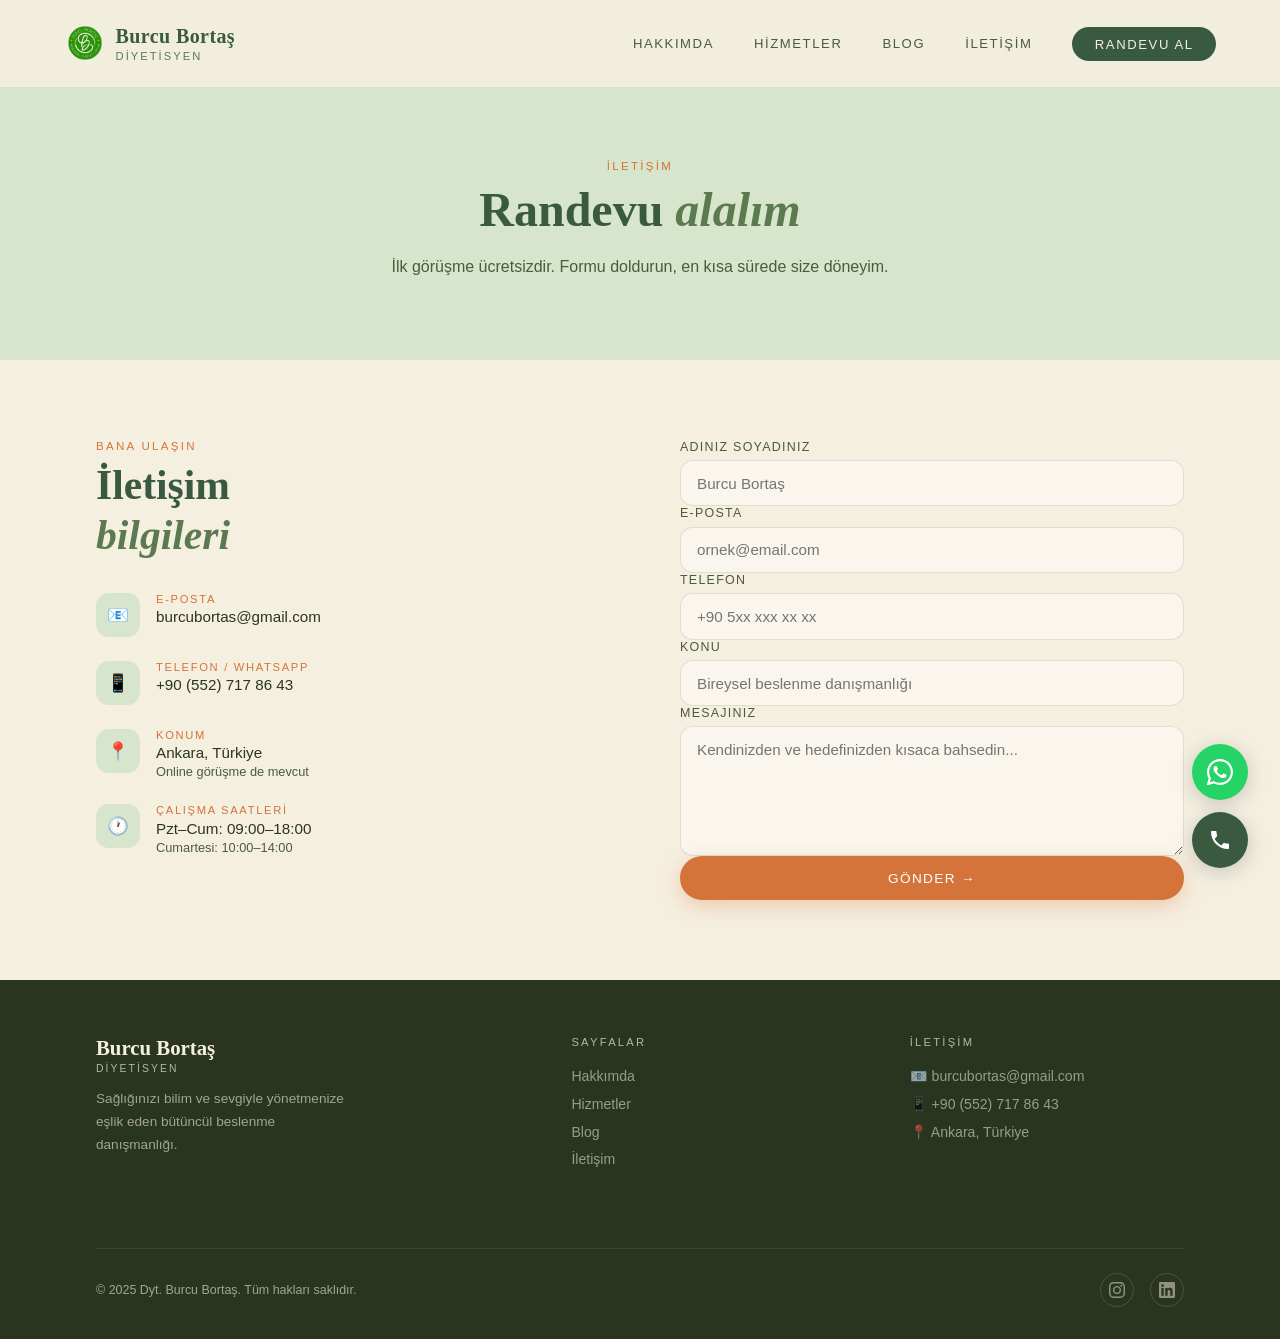
<file: iletisim.html>
<!DOCTYPE html>
<html lang="tr">
<head>
  <meta charset="UTF-8">
  <meta name="viewport" content="width=device-width, initial-scale=1.0">
  <title>Randevu Al — Ankara Diyetisyen Dyt. Burcu Bortaş | İletişim</title>
  <meta name="description" content="Ankara Çankaya diyetisyen Burcu Bortaş ile randevu alın. Online ve yüz yüze beslenme danışmanlığı. İlk görüşme ücretsiz. WhatsApp: +90 552 717 86 43">
  <link rel="canonical" href="https://www.dytburcubortas.com/iletisim.html">
  <script src="js/seo.js"></script>
  <link rel="stylesheet" href="css/style.css">
  <link rel="stylesheet" href="https://cdnjs.cloudflare.com/ajax/libs/font-awesome/6.5.0/css/all.min.css">
  <link rel="icon" type="image/png" href="images/bb-logo-kb.png">
  <link rel="icon" type="image/png" href="images/bb-logo-kb.png">
  <script src="js/seo.js"></script>
</head>
<body>

<nav>
  <a href="index.html" class="nav-logo">
  <img src="images/bb-logo-kb.png" alt="Burcu Bortaş Logo" class="nav-logo-img">
  <span class="nav-logo-text">
    Burcu Bortaş
    <span>Diyetisyen</span>
  </span>
</a>
  <ul class="nav-links">
    <li><a href="hakkimda.html">Hakkımda</a></li>
    <li><a href="hizmetler.html">Hizmetler</a></li>
    <li><a href="blog.html">Blog</a></li>
    <li><a href="iletisim.html">İletişim</a></li>
    <li><a href="iletisim.html" class="nav-cta">Randevu Al</a></li>
  </ul>
  <div class="nav-hamburger">
    <span></span><span></span><span></span>
  </div>
</nav>

<section class="page-hero">
  <span class="section-tag">İletişim</span>
  <h1 class="page-hero-title">Randevu <em>alalım</em></h1>
  <p class="page-hero-desc">İlk görüşme ücretsizdir. Formu doldurun, en kısa sürede size döneyim.</p>
</section>

<section class="contact-section">
  <div class="reveal">
    <span class="section-tag">Bana Ulaşın</span>
    <h2 class="section-title" style="margin-bottom:2rem;">İletişim<br><em>bilgileri</em></h2>

    <div class="contact-info-item">
      <div class="contact-icon">📧</div>
      <div>
        <span class="contact-info-label">E-posta</span>
        <span class="contact-info-value">burcubortas@gmail.com</span>
      </div>
    </div>

    <div class="contact-info-item">
      <div class="contact-icon">📱</div>
      <div>
        <span class="contact-info-label">Telefon / WhatsApp</span>
        <span class="contact-info-value">+90 (552) 717 86 43</span>
      </div>
    </div>

    <div class="contact-info-item">
      <div class="contact-icon">📍</div>
      <div>
        <span class="contact-info-label">Konum</span>
        <span class="contact-info-value">Ankara, Türkiye<br><small style="font-size:0.8rem; color:var(--text-mid);">Online görüşme de mevcut</small></span>
      </div>
    </div>

    <div class="contact-info-item">
      <div class="contact-icon">🕐</div>
      <div>
        <span class="contact-info-label">Çalışma Saatleri</span>
        <span class="contact-info-value">Pzt–Cum: 09:00–18:00<br><small style="font-size:0.8rem; color:var(--text-mid);">Cumartesi: 10:00–14:00</small></span>
      </div>
    </div>
  </div>

  <div class="reveal">
    <form action="https://formspree.io/f/xpqyrqjj" method="POST">
      <div class="form-group">
        <label class="form-label" for="ad">Adınız Soyadınız</label>
        <input class="form-input" type="text" id="ad" name="ad" placeholder="Burcu Bortaş" required>
      </div>
      <div class="form-group">
        <label class="form-label" for="email">E-posta</label>
        <input class="form-input" type="email" id="email" name="email" placeholder="ornek@email.com" required>
      </div>
      <div class="form-group">
        <label class="form-label" for="telefon">Telefon</label>
        <input class="form-input" type="tel" id="telefon" name="telefon" placeholder="+90 5xx xxx xx xx">
      </div>
      <div class="form-group">
        <label class="form-label" for="konu">Konu</label>
        <input class="form-input" type="text" id="konu" name="konu" placeholder="Bireysel beslenme danışmanlığı">
      </div>
      <div class="form-group">
        <label class="form-label" for="mesaj">Mesajınız</label>
        <textarea class="form-textarea" id="mesaj" name="mesaj" placeholder="Kendinizden ve hedefinizden kısaca bahsedin..." required></textarea>
      </div>
      <button type="submit" class="btn-primary" style="width:100%; text-align:center; border:none; cursor:pointer; font-family:'Jost',sans-serif;">
        Gönder →
      </button>
    </form>
  </div>
</section>

<footer>
</footer>

<script src="js/main.js"></script>
<script src="js/footer.js?v=2"></script>
</body>
</html>
</file>
<file: css/style.css>
/* ─── VARIABLES ─── */
:root {
  --cream: #F5EFE0;
  --cream-dark: #EDE3CC;
  --cream-light: #FAF6EE;
  --green-deep: #3A5A40;
  --green-mid: #5C7A50;
  --green-light: #A8BF9A;
  --green-pale: #D6E5CC;
  --orange: #D4743A;
  --orange-light: #E8956A;
  --text-dark: #2A3520;
  --text-mid: #4A5C3A;
}

/* ─── RESET ─── */
* { margin: 0; padding: 0; box-sizing: border-box; }
html { scroll-behavior: smooth; }
body {
  font-family: 'Jost', sans-serif;
  background: var(--cream);
  color: var(--text-dark);
  overflow-x: hidden;
}

/* ─── NAV ─── */
nav {
  position: fixed;
  top: 0; left: 0; right: 0;
  z-index: 100;
  display: flex;
  align-items: center;
  justify-content: space-between;
  padding: 1.4rem 4rem;
  background: rgba(245, 239, 224, 0.88);
  backdrop-filter: blur(12px);
  border-bottom: 1px solid rgba(58,90,64,0.1);
  transition: padding 0.3s, box-shadow 0.3s;
}
.nav-logo {
  display: flex;
  align-items: center;
  gap: 0.6rem;
  text-decoration: none;
}
.nav-logo-img {
  width: 42px;
  height: 42px;
  object-fit: contain;
  mix-blend-mode: multiply;
  border-radius: 50%;
}
.nav-logo-text {
  font-family: 'Playfair Display', serif;
  font-size: 1.25rem;
  font-weight: 600;
  color: var(--green-deep);
  letter-spacing: 0.02em;
  line-height: 1.2;
}
.nav-logo-text span {
  display: block;
  font-size: 0.7rem;
  font-family: 'Jost', sans-serif;
  font-weight: 400;
  letter-spacing: 0.18em;
  text-transform: uppercase;
  color: var(--green-mid);
  margin-top: 2px;
}
.nav-links {
  display: flex;
  gap: 2.5rem;
  list-style: none;
  align-items: center;
}
.nav-links a {
  text-decoration: none;
  font-size: 0.82rem;
  letter-spacing: 0.12em;
  text-transform: uppercase;
  color: var(--text-mid);
  font-weight: 500;
  position: relative;
  transition: color 0.2s;
}
.nav-links a::after {
  content: '';
  position: absolute;
  bottom: -3px; left: 0;
  width: 0; height: 1.5px;
  background: var(--orange);
  transition: width 0.3s;
}
.nav-links a:hover { color: var(--green-deep); }
.nav-links a:hover::after { width: 100%; }
.nav-cta {
  background: var(--green-deep) !important;
  color: var(--cream) !important;
  padding: 0.6rem 1.4rem;
  border-radius: 2rem;
  transition: background 0.2s, transform 0.2s !important;
}
.nav-cta::after { display: none !important; }
.nav-cta:hover { background: var(--green-mid) !important; transform: translateY(-1px); }

/* Hamburger */
.nav-hamburger {
  display: none;
  flex-direction: column;
  gap: 5px;
  cursor: pointer;
  padding: 4px;
}
.nav-hamburger span {
  display: block;
  width: 24px; height: 2px;
  background: var(--green-deep);
  border-radius: 2px;
  transition: all 0.3s;
}

/* ─── BUTTONS ─── */
.btn-primary {
  background: var(--orange);
  color: white;
  padding: 0.9rem 2rem;
  border-radius: 3rem;
  text-decoration: none;
  font-size: 0.85rem;
  letter-spacing: 0.1em;
  text-transform: uppercase;
  font-weight: 500;
  display: inline-block;
  transition: background 0.2s, transform 0.2s, box-shadow 0.2s;
  box-shadow: 0 6px 20px rgba(212,116,58,0.3);
}
.btn-primary:hover {
  background: var(--orange-light);
  transform: translateY(-2px);
  box-shadow: 0 10px 28px rgba(212,116,58,0.35);
}
.btn-secondary {
  color: var(--green-deep);
  font-size: 0.85rem;
  letter-spacing: 0.08em;
  text-decoration: none;
  display: inline-flex;
  align-items: center;
  gap: 0.5rem;
  font-weight: 500;
  transition: gap 0.2s;
}
.btn-secondary:hover { gap: 0.8rem; }
.btn-secondary::after { content: '→'; color: var(--orange); }

/* ─── SECTION COMMONS ─── */
.section-tag {
  font-size: 0.72rem;
  letter-spacing: 0.2em;
  text-transform: uppercase;
  color: var(--orange);
  display: block;
  margin-bottom: 0.6rem;
}
.section-title {
  font-family: 'Playfair Display', serif;
  font-size: 2.6rem;
  color: var(--green-deep);
  line-height: 1.2;
}
.section-title em { font-style: italic; color: var(--green-mid); }

/* ─── HERO ─── */
.hero {
  min-height: 100vh;
  display: grid;
  grid-template-columns: 1fr 1fr;
  padding-top: 80px;
  position: relative;
  overflow: hidden;
}
.hero::before {
  content: '';
  position: absolute;
  top: -10%; right: -5%;
  width: 55%; height: 110%;
  background: var(--green-pale);
  border-radius: 0 0 0 60% / 0 0 0 40%;
  z-index: 0;
}
.hero-left {
  display: flex;
  flex-direction: column;
  justify-content: center;
  padding: 6rem 3rem 6rem 6rem;
  position: relative;
  z-index: 1;
}
.hero-tag {
  display: inline-flex;
  align-items: center;
  gap: 0.6rem;
  font-size: 0.75rem;
  letter-spacing: 0.2em;
  text-transform: uppercase;
  color: var(--orange);
  font-weight: 500;
  margin-bottom: 1.5rem;
  opacity: 0;
  animation: fadeUp 0.8s 0.2s forwards;
}
.hero-tag::before {
  content: '';
  width: 28px; height: 1.5px;
  background: var(--orange);
  display: inline-block;
}
.hero-title {
  font-family: 'Playfair Display', serif;
  font-size: clamp(2.8rem, 5vw, 4.2rem);
  line-height: 1.1;
  color: var(--green-deep);
  margin-bottom: 1.5rem;
  opacity: 0;
  animation: fadeUp 0.8s 0.4s forwards;
}
.hero-title em { font-style: italic; color: var(--green-mid); }
.hero-desc {
  font-size: 1.05rem;
  line-height: 1.8;
  color: var(--text-mid);
  max-width: 440px;
  font-weight: 300;
  margin-bottom: 2.5rem;
  opacity: 0;
  animation: fadeUp 0.8s 0.6s forwards;
}
.hero-btns {
  display: flex;
  gap: 1rem;
  align-items: center;
  opacity: 0;
  animation: fadeUp 0.8s 0.8s forwards;
}
.hero-stats {
  display: flex;
  gap: 2.5rem;
  margin-top: 3.5rem;
  padding-top: 2.5rem;
  border-top: 1px solid rgba(58,90,64,0.12);
  opacity: 0;
  animation: fadeUp 0.8s 1s forwards;
}
.stat-num {
  font-family: 'Playfair Display', serif;
  font-size: 2rem;
  font-weight: 700;
  color: var(--green-deep);
  display: block;
  line-height: 1;
}
.stat-num span { color: var(--orange); }
.stat-label {
  font-size: 0.75rem;
  letter-spacing: 0.1em;
  text-transform: uppercase;
  color: var(--text-mid);
  font-weight: 400;
  margin-top: 0.3rem;
  display: block;
}
.hero-right {
  display: flex;
  align-items: center;
  justify-content: center;
  position: relative;
  z-index: 1;
  padding: 4rem 4rem 4rem 2rem;
}
.photo-frame {
  position: relative;
  width: 380px;
  height: 480px;
  opacity: 0;
  animation: fadeIn 1s 0.6s forwards;
}
.photo-main {
  width: 100%; height: 100%;
  background: linear-gradient(145deg, var(--green-light) 0%, var(--green-mid) 100%);
  border-radius: 60% 40% 50% 50% / 50% 50% 40% 60%;
  overflow: hidden;
  display: flex;
  align-items: center;
  justify-content: center;
}
.photo-main img {
  width: 100%; height: 100%;
  object-fit: cover;
}
.photo-placeholder-text {
  font-family: 'Playfair Display', serif;
  font-style: italic;
  color: rgba(255,255,255,0.6);
  font-size: 0.9rem;
  text-align: center;
  padding: 2rem;
}
.photo-deco-1 {
  position: absolute;
  bottom: -20px; left: -30px;
  width: 120px; height: 120px;
  background: var(--cream-dark);
  border-radius: 50%;
  z-index: -1;
}
.photo-deco-2 {
  position: absolute;
  top: 20px; right: -25px;
  width: 80px; height: 80px;
  background: var(--orange);
  border-radius: 50%;
  opacity: 0.15;
  z-index: -1;
}
.photo-badge {
  position: absolute;
  bottom: 30px; left: -40px;
  background: white;
  border-radius: 1rem;
  padding: 0.9rem 1.3rem;
  box-shadow: 0 12px 32px rgba(58,90,64,0.15);
  display: flex;
  align-items: center;
  gap: 0.8rem;
}
.badge-icon {
  width: 40px; height: 40px;
  background: var(--green-pale);
  border-radius: 50%;
  display: flex;
  align-items: center;
  justify-content: center;
  font-size: 1.2rem;
}
.badge-text strong {
  display: block;
  font-size: 0.85rem;
  color: var(--green-deep);
  font-family: 'Playfair Display', serif;
}
.badge-text small {
  font-size: 0.72rem;
  color: var(--text-mid);
  letter-spacing: 0.05em;
}
.leaf {
  position: absolute;
  opacity: 0.18;
  animation: float 6s ease-in-out infinite;
  pointer-events: none;
}
.leaf-1 { top: 15%; left: 3%; font-size: 3rem; animation-delay: 0s; }
.leaf-2 { top: 60%; right: 8%; font-size: 2rem; animation-delay: 2s; }
.leaf-3 { bottom: 10%; left: 45%; font-size: 1.5rem; animation-delay: 4s; }

/* ─── ABOUT STRIP ─── */
.about-strip {
  background: var(--green-deep);
  padding: 5rem 6rem;
  display: grid;
  grid-template-columns: 1fr 1.5fr;
  gap: 5rem;
  align-items: center;
  position: relative;
  overflow: hidden;
}
.about-strip::after {
  content: '🌿';
  position: absolute;
  right: 4rem; bottom: -1rem;
  font-size: 8rem;
  opacity: 0.07;
}
.about-label {
  font-size: 0.72rem;
  letter-spacing: 0.25em;
  text-transform: uppercase;
  color: var(--green-light);
  margin-bottom: 1rem;
}
.about-title {
  font-family: 'Playfair Display', serif;
  font-size: 2.4rem;
  color: var(--cream);
  line-height: 1.25;
}
.about-title em { color: var(--green-light); font-style: italic; }
.about-text {
  color: rgba(245,239,224,0.75);
  line-height: 1.9;
  font-size: 1rem;
  font-weight: 300;
}
.about-pills {
  display: flex;
  flex-wrap: wrap;
  gap: 0.6rem;
  margin-top: 1.8rem;
}
.pill {
  border: 1px solid rgba(168,191,154,0.4);
  color: var(--green-light);
  padding: 0.4rem 1rem;
  border-radius: 2rem;
  font-size: 0.78rem;
  letter-spacing: 0.06em;
  transition: background 0.2s, color 0.2s;
}
.pill:hover { background: var(--green-light); color: var(--green-deep); cursor: default; }

/* ─── SERVICES ─── */
.services {
  padding: 7rem 6rem;
  background: var(--cream-light);
}
.section-header {
  display: flex;
  align-items: flex-end;
  justify-content: space-between;
  margin-bottom: 3.5rem;
}
.services-grid {
  display: grid;
  grid-template-columns: repeat(3, 1fr);
  gap: 1.5rem;
}
.service-card {
  background: var(--cream);
  border-radius: 1.5rem;
  padding: 2.2rem;
  position: relative;
  overflow: hidden;
  transition: transform 0.3s, box-shadow 0.3s;
  cursor: default;
  border: 1px solid rgba(58,90,64,0.06);
}
.service-card::before {
  content: '';
  position: absolute;
  top: 0; left: 0; right: 0;
  height: 3px;
  background: var(--green-light);
  transform: scaleX(0);
  transform-origin: left;
  transition: transform 0.3s;
}
.service-card:hover { transform: translateY(-4px); box-shadow: 0 16px 40px rgba(58,90,64,0.1); }
.service-card:hover::before { transform: scaleX(1); }
.service-card.featured { background: var(--green-deep); }
.service-card.featured .service-icon { background: rgba(255,255,255,0.1); }
.service-card.featured .service-title { color: var(--cream); }
.service-card.featured .service-desc { color: rgba(245,239,224,0.7); }
.service-card.featured .service-num { color: rgba(255,255,255,0.12); }
.service-card.featured::before { background: var(--orange); }
.service-num {
  font-family: 'Playfair Display', serif;
  font-size: 3.5rem;
  font-weight: 700;
  color: rgba(58,90,64,0.08);
  position: absolute;
  top: 1.2rem; right: 1.5rem;
  line-height: 1;
  user-select: none;
}
.service-icon {
  width: 52px; height: 52px;
  background: var(--green-pale);
  border-radius: 1rem;
  display: flex;
  align-items: center;
  justify-content: center;
  font-size: 1.5rem;
  margin-bottom: 1.5rem;
}
.service-title {
  font-family: 'Playfair Display', serif;
  font-size: 1.25rem;
  color: var(--green-deep);
  margin-bottom: 0.7rem;
}
.service-desc {
  font-size: 0.9rem;
  color: var(--text-mid);
  line-height: 1.7;
  font-weight: 300;
}

/* ─── APPROACH ─── */
.approach {
  padding: 7rem 6rem;
  display: grid;
  grid-template-columns: 1fr 1fr;
  gap: 6rem;
  align-items: center;
  background: var(--cream);
}
.approach-card-stack {
  position: relative;
  height: 420px;
}
.approach-img-card {
  position: absolute;
  border-radius: 1.5rem;
  overflow: hidden;
}
.approach-img-main {
  width: 280px; height: 360px;
  top: 0; left: 20px;
  background: linear-gradient(145deg, var(--green-pale), var(--green-light));
  display: flex;
  align-items: center;
  justify-content: center;
  color: rgba(58,90,64,0.4);
  font-style: italic;
  font-family: 'Playfair Display', serif;
  font-size: 0.9rem;
  text-align: center;
}
.approach-img-main img {
  width: 100%; height: 100%;
  object-fit: cover;
}
.approach-img-accent {
  width: 200px; height: 240px;
  bottom: 0; right: 0;
  background: var(--cream-dark);
  border: 4px solid var(--cream);
  display: flex;
  align-items: center;
  justify-content: center;
}
.approach-img-accent img {
  width: 100%; height: 100%;
  object-fit: cover;
}
.approach-quote-card {
  position: absolute;
  top: 50px; right: -10px;
  background: white;
  border-radius: 1.2rem;
  padding: 1.2rem 1.5rem;
  box-shadow: 0 12px 32px rgba(58,90,64,0.12);
  max-width: 200px;
  z-index: 2;
}
.approach-quote-card p {
  font-family: 'Playfair Display', serif;
  font-style: italic;
  font-size: 0.85rem;
  color: var(--green-deep);
  line-height: 1.5;
}
.approach-quote-card small {
  font-size: 0.7rem;
  color: var(--orange);
  letter-spacing: 0.1em;
  text-transform: uppercase;
  margin-top: 0.5rem;
  display: block;
}
.approach-steps {
  margin-top: 2.5rem;
  display: flex;
  flex-direction: column;
  gap: 1.5rem;
}
.step {
  display: flex;
  gap: 1.2rem;
  align-items: flex-start;
}
.step-num {
  min-width: 40px; height: 40px;
  background: var(--green-pale);
  border-radius: 50%;
  display: flex;
  align-items: center;
  justify-content: center;
  font-family: 'Playfair Display', serif;
  font-size: 0.95rem;
  font-weight: 700;
  color: var(--green-deep);
  transition: background 0.2s, color 0.2s;
}
.step:hover .step-num { background: var(--orange); color: white; }
.step-body strong {
  display: block;
  font-size: 0.9rem;
  color: var(--green-deep);
  margin-bottom: 0.25rem;
  font-weight: 500;
}
.step-body p {
  font-size: 0.85rem;
  color: var(--text-mid);
  line-height: 1.6;
  font-weight: 300;
}

/* ─── TESTIMONIALS ─── */
.testimonials {
  background: var(--green-pale);
  padding: 6rem 6rem;
}
.testi-grid {
  display: grid;
  grid-template-columns: repeat(3, 1fr);
  gap: 1.5rem;
  margin-top: 3rem;
}
.testi-card {
  background: var(--cream-light);
  border-radius: 1.5rem;
  padding: 2rem;
  position: relative;
  transition: transform 0.3s;
}
.testi-card:hover { transform: translateY(-3px); }
.testi-quote {
  font-family: 'Playfair Display', serif;
  font-size: 3rem;
  color: var(--green-light);
  line-height: 1;
  margin-bottom: 0.5rem;
}
.testi-text {
  font-size: 0.92rem;
  color: var(--text-mid);
  line-height: 1.75;
  font-weight: 300;
  margin-bottom: 1.5rem;
  font-style: italic;
}
.testi-author { display: flex; align-items: center; gap: 0.7rem; }
.testi-avatar {
  width: 40px; height: 40px;
  border-radius: 50%;
  background: var(--green-light);
  display: flex;
  align-items: center;
  justify-content: center;
  font-weight: 600;
  color: var(--green-deep);
  font-size: 0.85rem;
}
.testi-name strong {
  display: block;
  font-size: 0.85rem;
  color: var(--green-deep);
  font-weight: 500;
}
.testi-name small { font-size: 0.72rem; color: var(--text-mid); }
.testi-stars {
  position: absolute;
  top: 1.8rem; right: 1.8rem;
  color: var(--orange);
  font-size: 0.75rem;
  letter-spacing: 2px;
}

/* ─── CTA BANNER ─── */
.cta-banner {
  margin: 4rem 6rem;
  background: var(--green-deep);
  border-radius: 2rem;
  padding: 4rem 5rem;
  display: grid;
  grid-template-columns: 1fr auto;
  align-items: center;
  gap: 3rem;
  position: relative;
  overflow: hidden;
}
.cta-banner::before {
  content: '';
  position: absolute;
  top: -40%; right: -10%;
  width: 400px; height: 400px;
  background: radial-gradient(circle, rgba(168,191,154,0.15) 0%, transparent 70%);
}
.cta-label {
  font-size: 0.72rem;
  letter-spacing: 0.2em;
  text-transform: uppercase;
  color: var(--orange-light);
  margin-bottom: 0.8rem;
  display: block;
}
.cta-title {
  font-family: 'Playfair Display', serif;
  font-size: 2.2rem;
  color: var(--cream);
  line-height: 1.25;
}
.cta-title em { font-style: italic; color: var(--green-light); }
.cta-sub {
  color: rgba(245,239,224,0.65);
  font-size: 0.95rem;
  font-weight: 300;
  margin-top: 0.8rem;
  line-height: 1.6;
}
.cta-actions { display: flex; flex-direction: column; gap: 0.8rem; align-items: center; }
.btn-cta-main {
  background: var(--orange);
  color: white;
  padding: 1rem 2.2rem;
  border-radius: 3rem;
  text-decoration: none;
  font-size: 0.85rem;
  letter-spacing: 0.1em;
  text-transform: uppercase;
  font-weight: 500;
  white-space: nowrap;
  transition: background 0.2s, transform 0.2s;
  box-shadow: 0 8px 24px rgba(212,116,58,0.4);
}
.btn-cta-main:hover { background: var(--orange-light); transform: scale(1.03); }
.btn-cta-sub {
  color: rgba(245,239,224,0.6);
  font-size: 0.78rem;
  text-decoration: none;
  letter-spacing: 0.05em;
  transition: color 0.2s;
}
.btn-cta-sub:hover { color: var(--cream); }

/* ─── FOOTER ─── */
footer {
  background: var(--text-dark);
  color: rgba(245,239,224,0.6);
  padding: 3.5rem 6rem 2rem;
  display: grid;
  grid-template-columns: 1.5fr 1fr 1fr;
  gap: 4rem;
}
.footer-logo {
  font-family: 'Playfair Display', serif;
  font-size: 1.3rem;
  color: var(--cream);
  font-weight: 600;
  margin-bottom: 0.8rem;
  text-decoration: none;
  display: block;
}
.footer-logo small {
  display: block;
  font-size: 0.65rem;
  letter-spacing: 0.2em;
  text-transform: uppercase;
  color: var(--green-light);
  font-family: 'Jost', sans-serif;
  font-weight: 400;
  margin-top: 3px;
}
.footer-desc {
  font-size: 0.85rem;
  line-height: 1.7;
  font-weight: 300;
  max-width: 260px;
  margin-top: 0.8rem;
}
.footer-heading {
  font-size: 0.7rem;
  letter-spacing: 0.2em;
  text-transform: uppercase;
  color: var(--green-light);
  margin-bottom: 1.2rem;
}
.footer-links { list-style: none; display: flex; flex-direction: column; gap: 0.6rem; }
.footer-links a {
  color: rgba(245,239,224,0.55);
  text-decoration: none;
  font-size: 0.88rem;
  font-weight: 300;
  transition: color 0.2s;
}
.footer-links a:hover { color: var(--cream); }
.footer-bottom {
  grid-column: 1 / -1;
  border-top: 1px solid rgba(245,239,224,0.08);
  padding-top: 1.5rem;
  margin-top: 1rem;
  display: flex;
  justify-content: space-between;
  align-items: center;
}
.footer-bottom p { font-size: 0.78rem; font-weight: 300; }
.footer-social { display: flex; gap: 1rem; }
.social-link {
  width: 34px; height: 34px;
  border: 1px solid rgba(245,239,224,0.15);
  border-radius: 50%;
  display: flex;
  align-items: center;
  justify-content: center;
  text-decoration: none;
  font-size: 0.75rem;
  color: rgba(245,239,224,0.5);
  transition: border-color 0.2s, color 0.2s;
}
.social-link:hover { border-color: var(--orange); color: var(--orange); }

/* ─── PAGE HERO (inner pages) ─── */
.page-hero {
  padding: 10rem 6rem 5rem;
  background: var(--green-pale);
  text-align: center;
}
.page-hero-title {
  font-family: 'Playfair Display', serif;
  font-size: 3rem;
  color: var(--green-deep);
  margin-bottom: 1rem;
}
.page-hero-title em { font-style: italic; color: var(--green-mid); }
.page-hero-desc {
  font-size: 1rem;
  color: var(--text-mid);
  font-weight: 300;
  max-width: 500px;
  margin: 0 auto;
  line-height: 1.7;
}

/* ─── BLOG ─── */
.blog-section {
  padding: 5rem 6rem;
}
.blog-grid {
  display: grid;
  grid-template-columns: repeat(3, 1fr);
  gap: 2rem;
  margin-top: 3rem;
}
.blog-card {
  background: var(--cream-light);
  border-radius: 1.5rem;
  overflow: hidden;
  transition: transform 0.3s, box-shadow 0.3s;
  border: 1px solid rgba(58,90,64,0.06);
  text-decoration: none;
  color: inherit;
  display: block;
}
.blog-card:hover { transform: translateY(-4px); box-shadow: 0 16px 40px rgba(58,90,64,0.1); }
.blog-card-img {
  height: 200px;
  background: linear-gradient(145deg, var(--green-pale), var(--green-light));
  display: flex;
  align-items: center;
  justify-content: center;
  font-size: 3rem;
}
.blog-card-img img { width: 100%; height: 100%; object-fit: cover; }
.blog-card-body { padding: 1.5rem; }
.blog-card-tag {
  font-size: 0.7rem;
  letter-spacing: 0.15em;
  text-transform: uppercase;
  color: var(--orange);
  font-weight: 500;
  margin-bottom: 0.5rem;
  display: block;
}
.blog-card-title {
  font-family: 'Playfair Display', serif;
  font-size: 1.1rem;
  color: var(--green-deep);
  line-height: 1.4;
  margin-bottom: 0.7rem;
}
.blog-card-excerpt {
  font-size: 0.85rem;
  color: var(--text-mid);
  line-height: 1.6;
  font-weight: 300;
}
.blog-card-date {
  font-size: 0.75rem;
  color: var(--text-mid);
  margin-top: 1rem;
  display: block;
  opacity: 0.6;
}

/* ─── CONTACT ─── */
.contact-section {
  padding: 5rem 6rem;
  display: grid;
  grid-template-columns: 1fr 1fr;
  gap: 5rem;
  align-items: start;
}
.contact-info-item {
  display: flex;
  gap: 1rem;
  align-items: flex-start;
  margin-bottom: 1.5rem;
}
.contact-icon {
  width: 44px; height: 44px;
  background: var(--green-pale);
  border-radius: 0.8rem;
  display: flex;
  align-items: center;
  justify-content: center;
  font-size: 1.1rem;
  flex-shrink: 0;
}
.contact-info-label {
  font-size: 0.7rem;
  letter-spacing: 0.15em;
  text-transform: uppercase;
  color: var(--orange);
  display: block;
  margin-bottom: 0.2rem;
}
.contact-info-value {
  font-size: 0.95rem;
  color: var(--text-dark);
  font-weight: 400;
}
.contact-form { display: flex; flex-direction: column; gap: 1rem; }
.form-group { display: flex; flex-direction: column; gap: 0.4rem; }
.form-label {
  font-size: 0.78rem;
  letter-spacing: 0.1em;
  text-transform: uppercase;
  color: var(--text-mid);
  font-weight: 500;
}
.form-input, .form-textarea {
  background: var(--cream-light);
  border: 1.5px solid rgba(58,90,64,0.15);
  border-radius: 0.8rem;
  padding: 0.85rem 1rem;
  font-family: 'Jost', sans-serif;
  font-size: 0.95rem;
  color: var(--text-dark);
  transition: border-color 0.2s;
  outline: none;
  width: 100%;
}
.form-input:focus, .form-textarea:focus { border-color: var(--green-mid); }
.form-textarea { resize: vertical; min-height: 130px; }

/* ─── ANIMATIONS ─── */
@keyframes fadeUp {
  from { opacity: 0; transform: translateY(24px); }
  to { opacity: 1; transform: translateY(0); }
}
@keyframes fadeIn {
  from { opacity: 0; }
  to { opacity: 1; }
}
@keyframes float {
  0%, 100% { transform: translateY(0) rotate(0deg); }
  50% { transform: translateY(-15px) rotate(8deg); }
}

/* ─── SCROLL REVEAL ─── */
.reveal {
  opacity: 0;
  transform: translateY(30px);
  transition: opacity 0.7s, transform 0.7s;
}
.reveal.visible { opacity: 1; transform: none; }

/* ─── MOBILE ─── */
@media (max-width: 900px) {
  nav { padding: 1.2rem 1.5rem; }
  .nav-links { display: none; flex-direction: column; position: absolute; top: 100%; left: 0; right: 0; background: var(--cream); padding: 1.5rem 2rem; border-bottom: 1px solid rgba(58,90,64,0.1); gap: 1.2rem; }
  .nav-links.open { display: flex; }
  .nav-hamburger { display: flex; }

  .hero { grid-template-columns: 1fr; min-height: auto; padding-top: 70px; }
  .hero::before { display: none; }
  .hero-left { padding: 3rem 1.5rem 2rem; }
  .hero-right { display: none; }
  .hero-stats { gap: 1.5rem; }

  .about-strip { grid-template-columns: 1fr; padding: 3rem 1.5rem; gap: 2rem; }
  .services { padding: 4rem 1.5rem; }
  .services-grid { grid-template-columns: 1fr; }
  .approach { grid-template-columns: 1fr; padding: 4rem 1.5rem; gap: 3rem; }
  .approach-visual { display: none; }
  .testimonials { padding: 4rem 1.5rem; }
  .testi-grid { grid-template-columns: 1fr; }
  .cta-banner { margin: 2rem 1.5rem; padding: 2.5rem; grid-template-columns: 1fr; gap: 2rem; }
  footer { grid-template-columns: 1fr; padding: 3rem 1.5rem 1.5rem; gap: 2rem; }
  .footer-bottom { flex-direction: column; gap: 1rem; text-align: center; }

  .page-hero { padding: 8rem 1.5rem 3rem; }
  .blog-section { padding: 3rem 1.5rem; }
  .blog-grid { grid-template-columns: 1fr; }
  .contact-section { grid-template-columns: 1fr; padding: 3rem 1.5rem; gap: 2.5rem; }

  .section-title { font-size: 2rem; }
}
</file>
